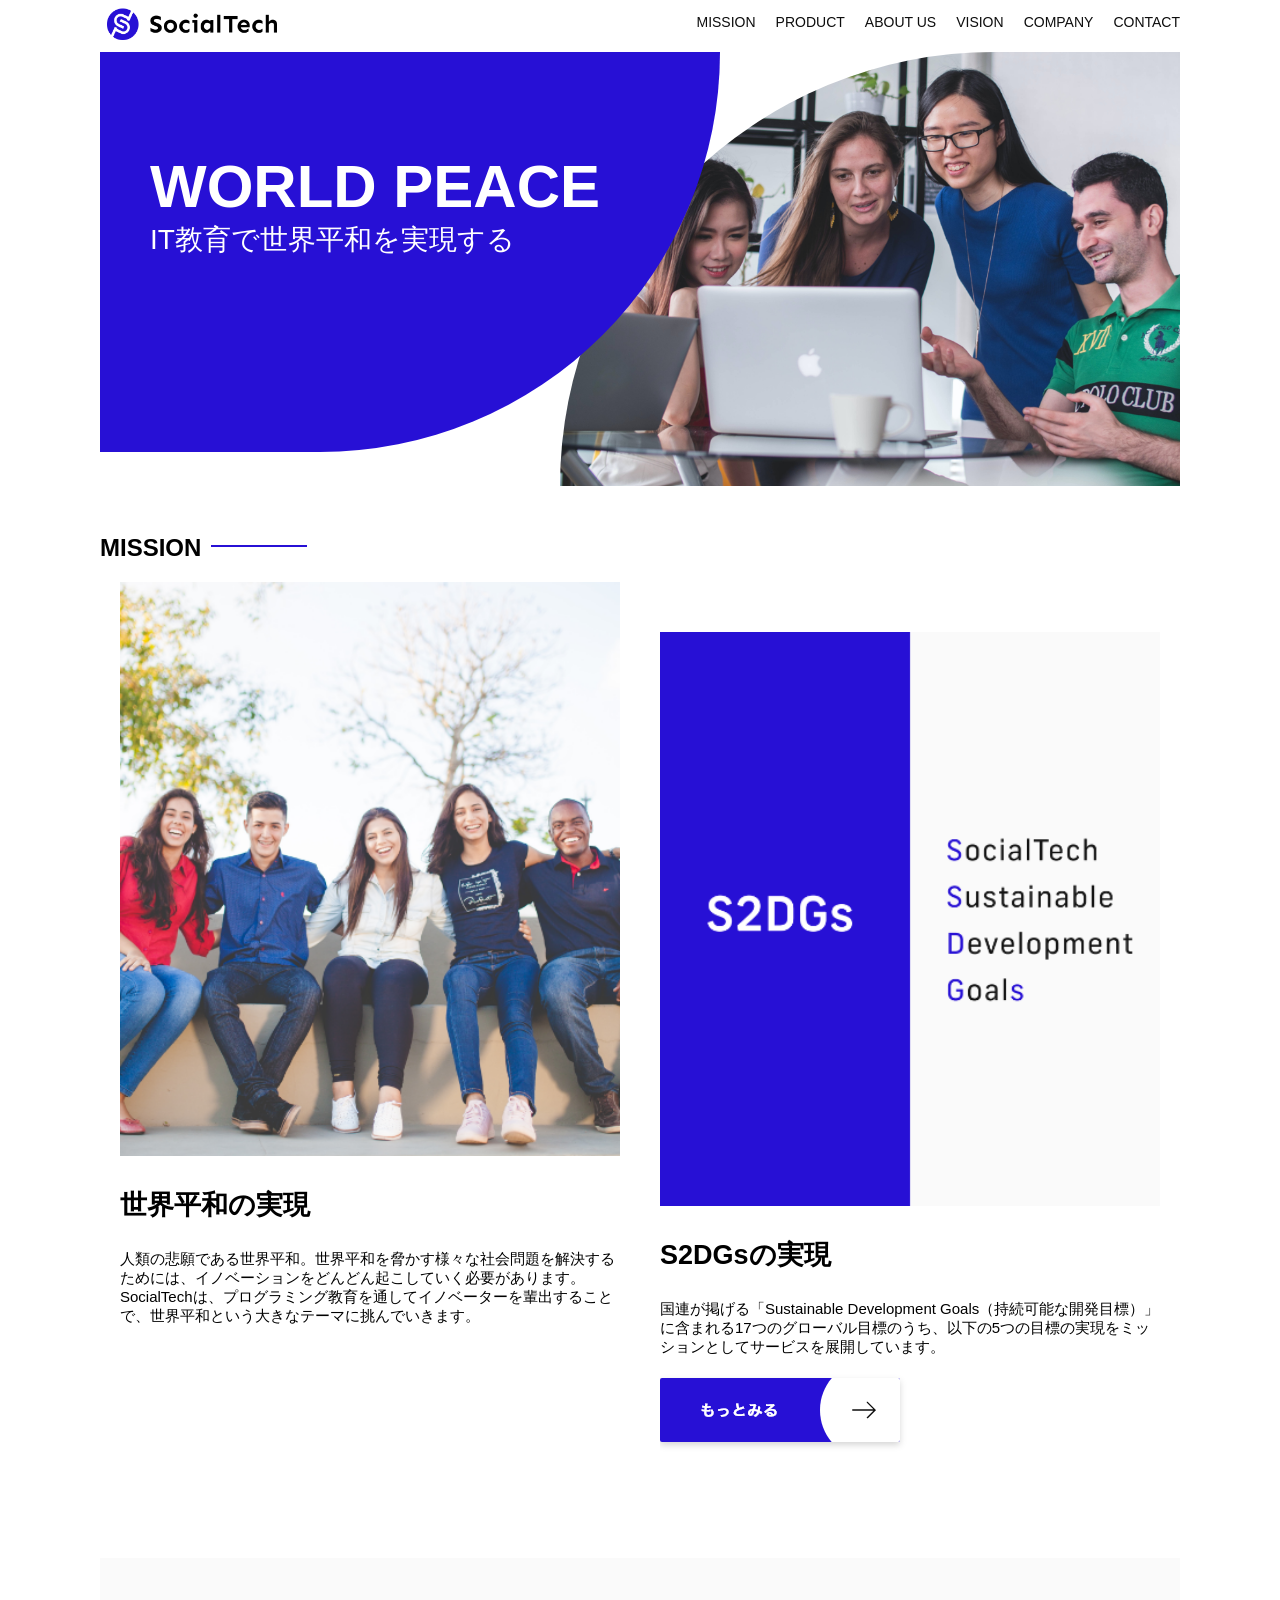
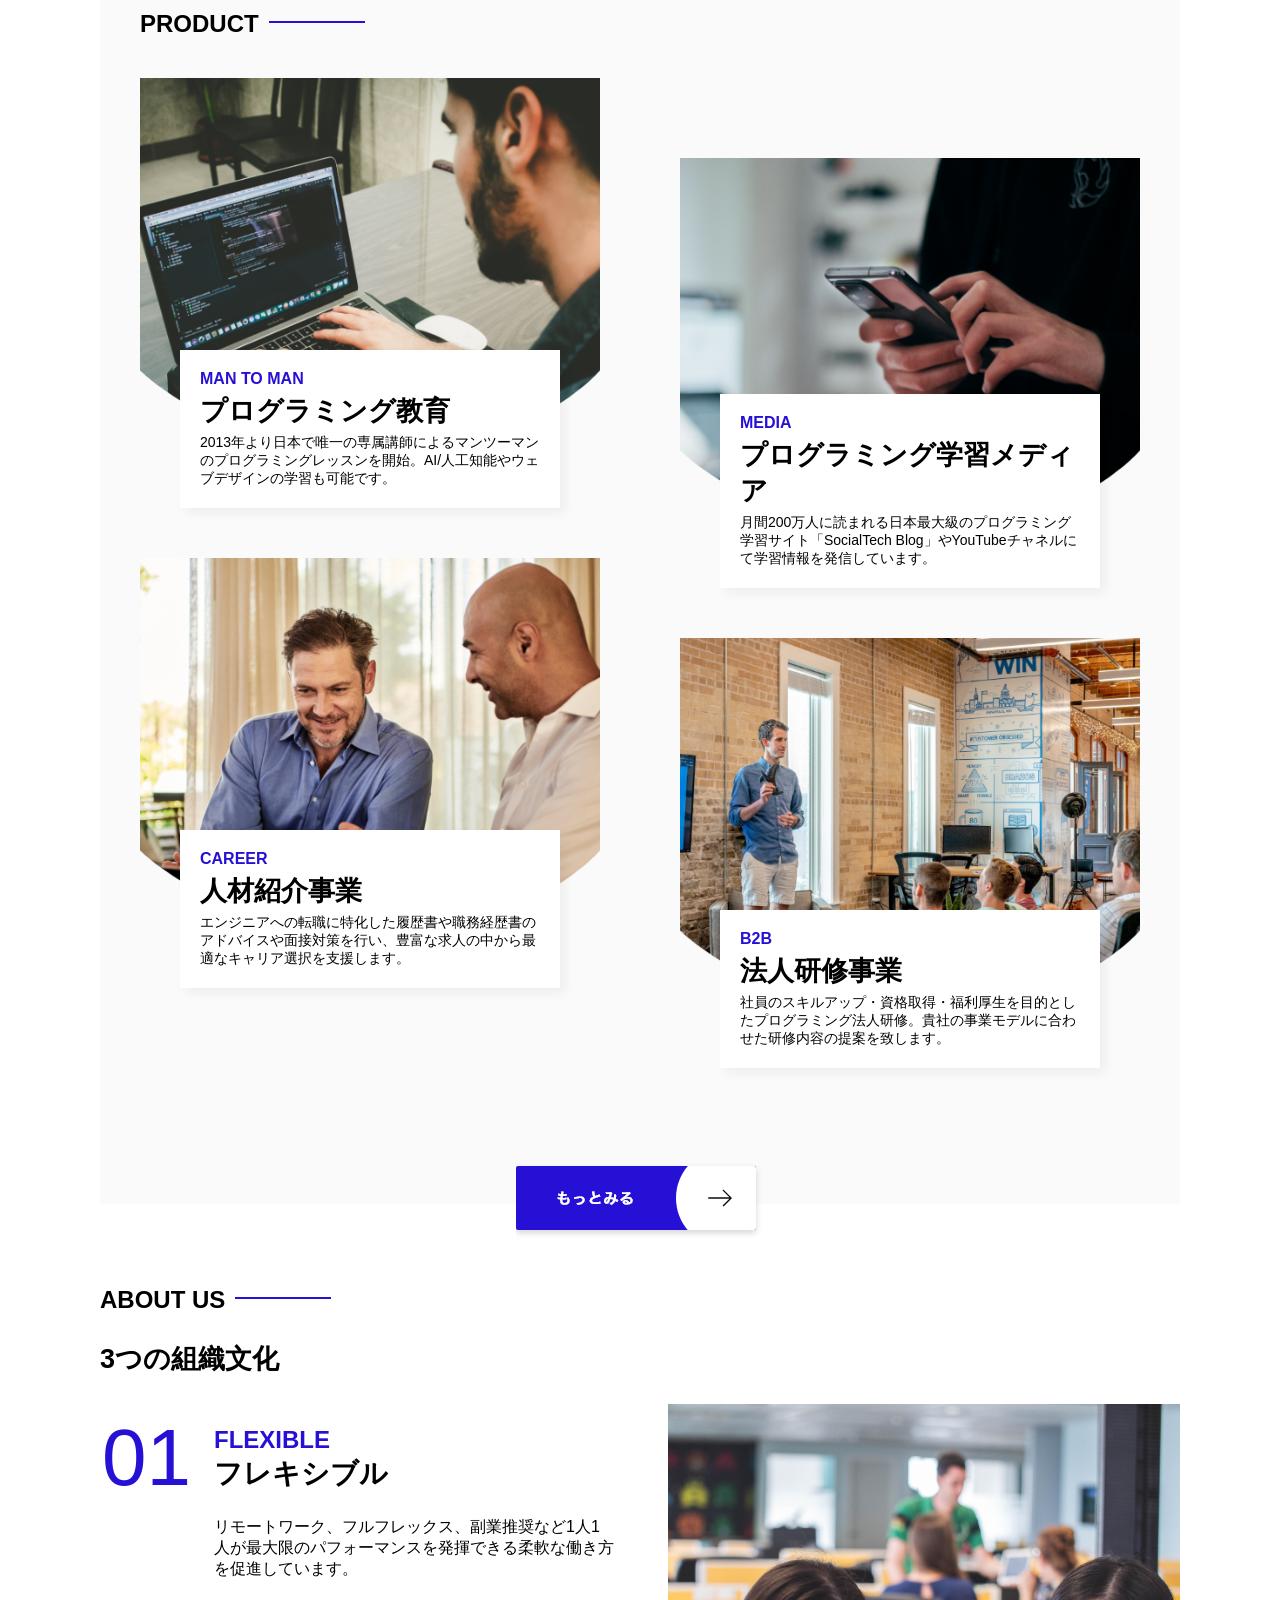
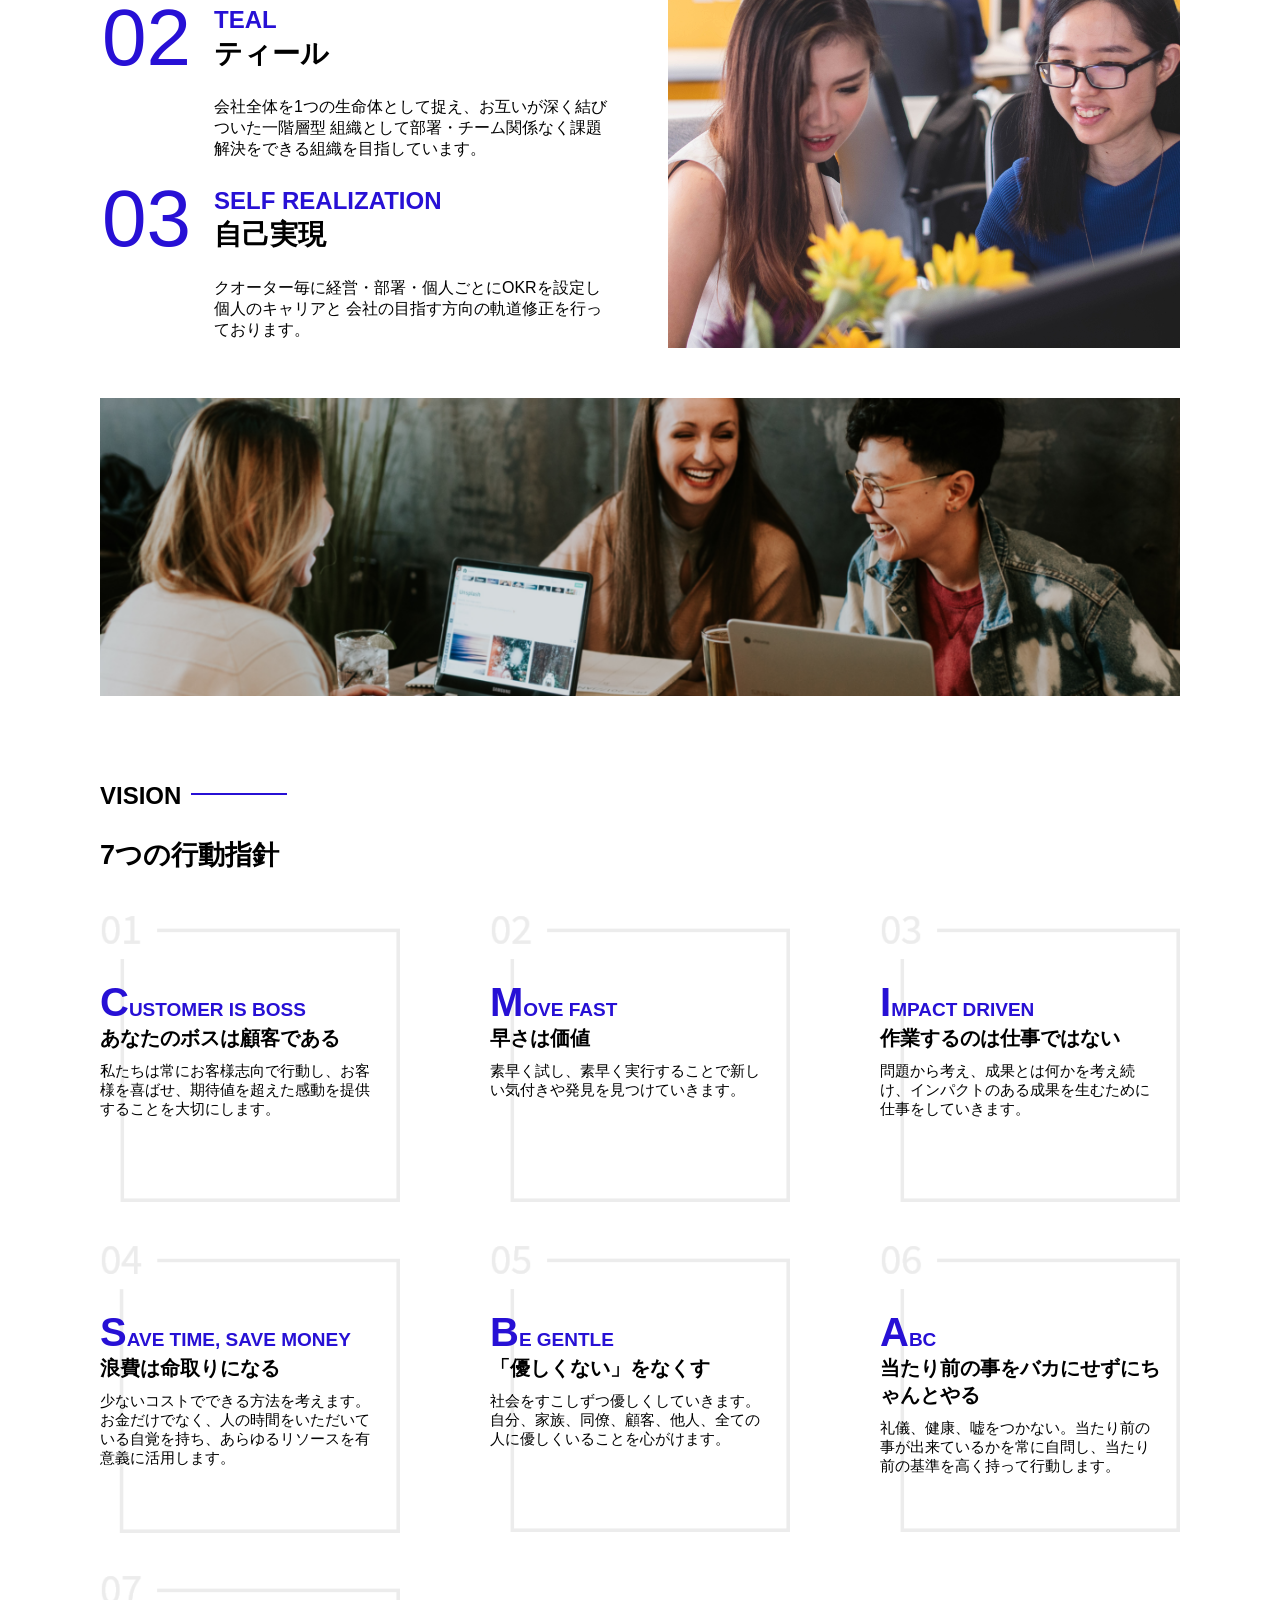
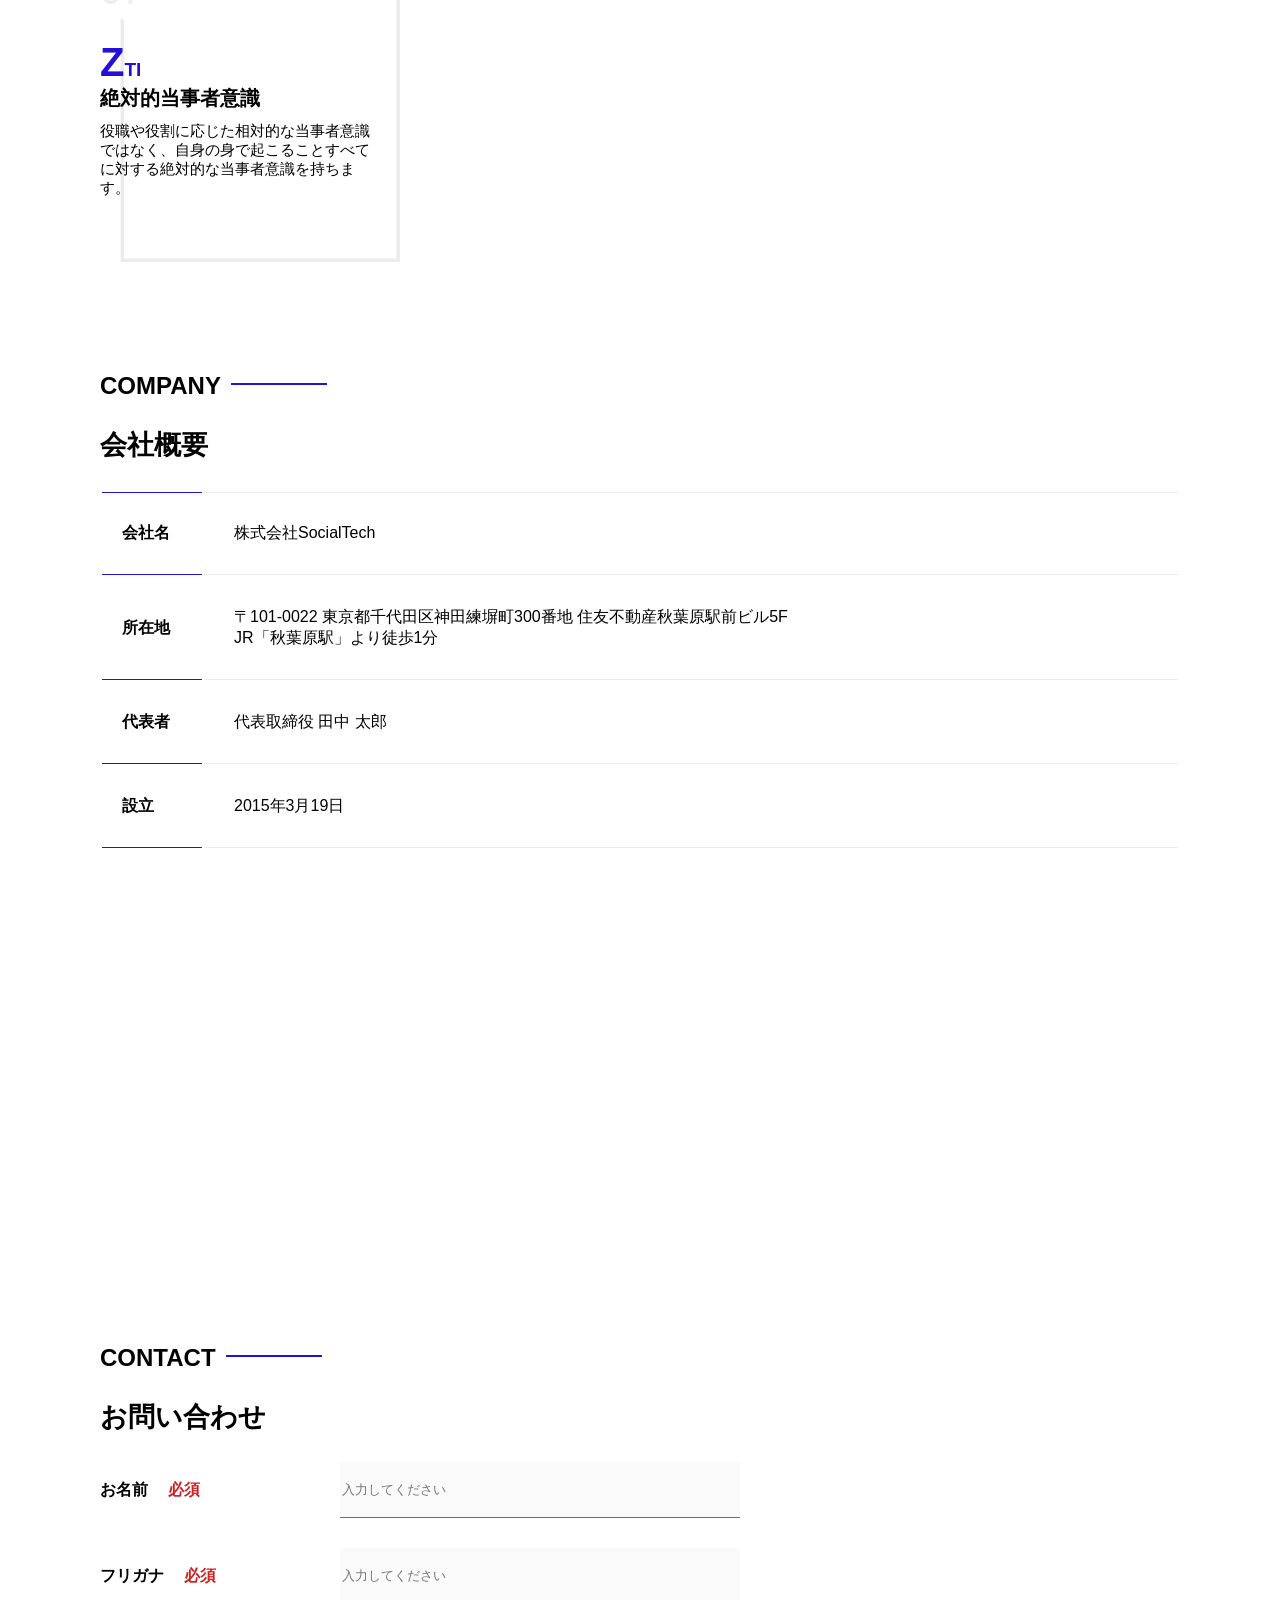
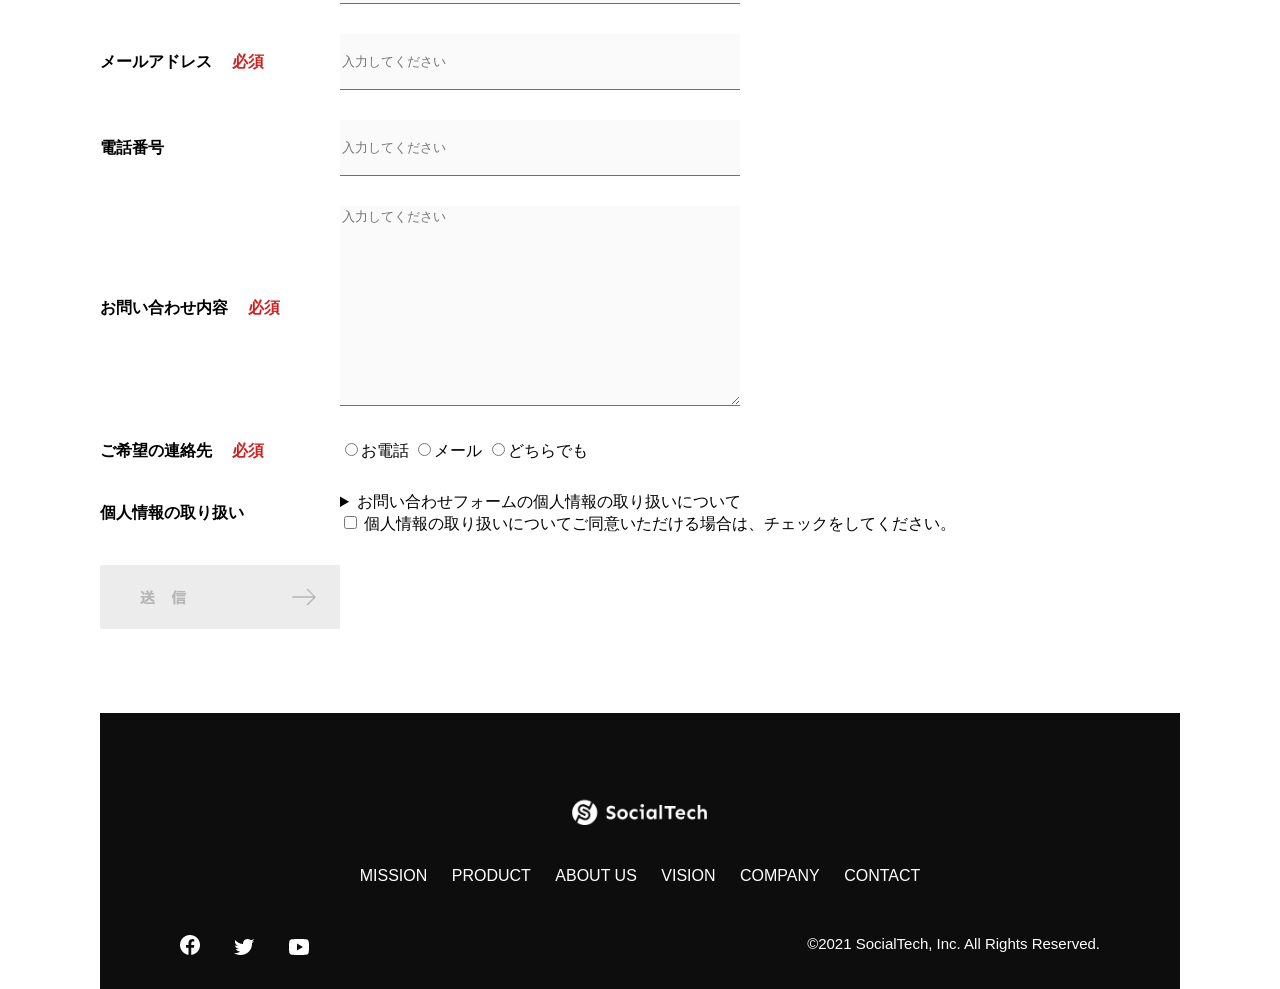
<file: index.html>
<!DOCTYPE html>
<html>

<head>
  <title>SocialTech</title>
  <meta charset="utf-8">
  <meta name="description" content="SocialTechはEdTech業界のリーディングカンパニーを目指します。">
  <meta name="viewport" content="width=device-width, initial-scale=1.0">
  <link rel="stylesheet" href="style.css">
</head>

<body>
  <!-- ヘッダー -->
  <header>
    <!--  ロゴ -->
    <a href="index.html" id="logo">
      <img src="images/logo.png" alt="トップページに戻る">
    </a>
    <!-- PC用ナビゲーション -->
    <nav id="nav-pc">
      <ul>
        <li><a href="mission.html">MISSION</a></li>
        <li><a href="product.html">PRODUCT</a></li>
        <li><a href="index.html#aboutus">ABOUT US</a></li>
        <li><a href="index.html#vision">VISION</a></li>
        <li><a href="index.html#company">COMPANY</a></li>
        <li><a href="index.html#contact">CONTACT</a></li>
      </ul>
    </nav>
    <!-- スマホ用メニューボタン -->
    <button id="menu-sp" onclick="document.getElementById('nav-sp').style.display = 'block'">
      <img src="images/button-menu.png" alt="ナビゲーションを開く">
    </button>
    <!-- スマホ用ナビゲーション -->
    <div id="nav-sp">
      <button id="close" onclick="document.getElementById('nav-sp').style.display = 'none'">
        <img src="images/button-close.png" alt="ナビゲーションを閉じる">
      </button>

      <nav>
        <ul>
          <li>
            <a id="logo-sp" href="index.html" onclick="document.getElementById('nav-sp').style.display = 'none'"><img
                src="images/logo-sp.png" alt="トップページに戻る"></a>
          </li>
          <li><a class="menu" href="mission.html"
              onclick="document.getElementById('nav-sp').style.display = 'none'">MISSION</a></li>
          <li><a class="menu" href="product.html"
              onclick="document.getElementById('nav-sp').style.display = 'none'">PRODUCT</a></li>
          <li><a class="menu" href="index.html#aboutus"
              onclick="document.getElementById('nav-sp').style.display = 'none'">ABOUT US</a></li>
          <li><a class="menu" href="index.html#vision"
              onclick="document.getElementById('nav-sp').style.display = 'none'">VISION</a></li>
          <li><a class="menu" href="index.html#company"
              onclick="document.getElementById('nav-sp').style.display = 'none'">COMPANY</a></li>
          <li><a class="menu" href="index.html#contact"
              onclick="document.getElementById('nav-sp').style.display = 'none'">CONTACT</a></li>
        </ul>
      </nav>
      <div id="sns">
        <a href="https://www.facebook.com/sejuku2013">
          <img src="images/button-facebook.png" alt="Facebookのリンク">
        </a>
        <a href="https://twitter.com/samuraijuku">
          <img src="images/button-twitter.png" alt="Twitterのリンク">
        </a>
        <a href="https://www.youtube.com/channel/UCCFOQO5aDK0xXam4cUQXT8g">
          <img src="images/button-youtube.png" alt="YouTubeのリンク">
        </a>
      </div>
    </div>
  </header>
  <main>
    <article>
      <!-- メインビジュアル -->
      <section id="main-visual">
        <div id="main-message">
          <h1>WORLD PEACE</h1>
          <p>IT教育で世界平和を実現する</p>
        </div>
        <img src="images/index/index-main.png" alt="PCの周りに集まる多国籍の仲間たち">
      </section>
      <!-- ミッション -->
      <section id="mission">
        <h2 class="index-h2">MISSION</h2>
        <div id="mission-flex">
          <div>
            <img id="mission-photo" src="images/index/index-mission.png" alt="屋外のベンチで写真を撮影する多国籍の仲間たち">
            <h3>世界平和の実現</h3>
            <p>
              人類の悲願である世界平和。世界平和を脅かす様々な社会問題を解決するためには、イノベーションをどんどん起こしていく必要があります。SocialTechは、プログラミング教育を通してイノベーターを輩出することで、世界平和という大きなテーマに挑んでいきます。
            </p>

          </div>
          <div>
            <img id="s2dgs" src="images/index/s2dgs.png" alt="S2DGs">
            <h3>S2DGsの実現</h3>
            <p>国連が掲げる「Sustainable Development
              Goals（持続可能な開発目標）」に含まれる17つのグローバル目標のうち、以下の5つの目標の実現をミッションとしてサービスを展開しています。</p>
            <a href="mission.html">
              <img src="images/button-more.png" alt="もっとみる">
            </a>
          </div>
        </div>
      </section>
      <!-- プロダクト -->
      <section id="product">
        <h2 class="index-h2">PRODUCT</h2>
        <div class="product-flex">
          <div id="product-left">
            <div>
              <img class="product-photo" src="images/index/index-mantoman.png" alt="PCでコードを書く男性">
              <div class="product-explain">
                <span>MAN TO MAN</span>
                <h3>プログラミング教育</h3>
                <p>2013年より日本で唯一の専属講師によるマンツーマンのプログラミングレッスンを開始。AI/人工知能やウェブデザインの学習も可能です。</p>
              </div>
            </div>
            <div>
              <img class="product-photo" src="images/index/index-career.png" alt="笑顔で話し合う2人の男性">
              <div class="product-explain">
                <span>CAREER</span>
                <h3>人材紹介事業</h3>
                <p>エンジニアへの転職に特化した履歴書や職務経歴書のアドバイスや面接対策を行い、豊富な求人の中から最適なキャリア選択を支援します。</p>
              </div>
            </div>
          </div>
          <div id="product-right">
            <div>
              <img class="product-photo" src="images/index/index-media.png" alt="スマートフォンを操作する人">
              <div class="product-explain">
                <span>MEDIA</span>
                <h3>プログラミング学習メディア</h3>
                <p>月間200万人に読まれる日本最大級のプログラミング学習サイト「SocialTech
                  Blog」やYouTubeチャネルにて学習情報を発信しています。</p>
              </div>
            </div>
            <div>
              <img class="product-photo" src="images/index/index-b2b.png" alt="講演中の男性とそれを聴く人々">
              <div class="product-explain">
                <span>B2B</span>
                <h3>法人研修事業</h3>
                <p>社員のスキルアップ・資格取得・福利厚生を目的としたプログラミング法人研修。貴社の事業モデルに合わせた研修内容の提案を致します。</p>
              </div>
            </div>
          </div>
        </div>
        <div id="product-more">
          <a href="product.html">
            <img src="images/button-more.png" alt="もっとみる">
          </a>
        </div>
      </section>
      <!-- ABOUT US -->
      <section id="aboutus">
        <h2 class="index-h2">ABOUT US</h2>
        <h3>3つの組織文化</h3>
        <div>
          <table class="culture-table">
            <tr>
              <td class="culture-num">01</td>
              <th><span class="culture-en">FLEXIBLE</span><br>フレキシブル</th>
            </tr>
            <tr>
              <td>
                <!-- 空のセル -->
              </td>
              <td class="culture-description">リモートワーク、フルフレックス、副業推奨など1人1人が最大限のパフォーマンスを発揮できる柔軟な働き方を促進しています。</td>
            </tr>
            <tr>
              <td class="culture-num">02</td>
              <th><span class="culture-en">TEAL</span><br>ティール</th>
            </tr>
            <tr>
              <td>
                <!-- 空のセル -->
              </td>
              <td class="culture-description">会社全体を1つの生命体として捉え、お互いが深く結びついた一階層型 組織として部署・チーム関係なく課題解決をできる組織を目指しています。</td>
            </tr>
            <tr>
              <td class="culture-num">03</td>
              <th><span class="culture-en">SELF REALIZATION</span><br>自己実現</th>
            </tr>
            <tr>
              <td>
                <!-- 空のセル -->
              </td>
              <td class="culture-description">クオーター毎に経営・部署・個人ごとにOKRを設定し個人のキャリアと 会社の目指す方向の軌道修正を行っております。</td>
            </tr>
          </table>
          <img class="culture-img" src="images/index/index-aboutus1.png" alt="笑顔で話し合う2人の女性">
        </div>
        <img class="culture-img2" src="images/index/index-aboutus2.png" alt="笑顔で話し合う3人の男女">
      </section>
      <!-- VISION -->
      <section id="vision">
        <h2 class="index-h2">VISION</h2>
        <h3>7つの行動指針</h3>
        <div>
          <div class="vision-box">
            <img src="images/index/vision-01.png" alt="01">
            <div>
              <h4>CUSTOMER IS BOSS</h4>
              <h5>あなたのボスは顧客である</h5>
              <p>私たちは常にお客様志向で行動し、お客様を喜ばせ、期待値を超えた感動を提供することを大切にします。</p>
            </div>
          </div>
          <div class="vision-box">
            <img src="images/index/vision-02.png" alt="02">
            <div>
              <h4>MOVE FAST</h4>
              <h5>早さは価値</h5>
              <p>素早く試し、素早く実行することで新しい気付きや発見を見つけていきます。</p>
            </div>
          </div>
          <div class="vision-box">
            <img src="images/index/vision-03.png" alt="03">
            <div>
              <h4>IMPACT DRIVEN</h4>
              <h5>作業するのは仕事ではない</h5>
              <p>問題から考え、成果とは何かを考え続け、インパクトのある成果を生むために仕事をしていきます。</p>
            </div>
          </div>
          <div class="vision-box">
            <img src="images/index/vision-04.png" alt="04">
            <div>
              <h4>SAVE TIME, SAVE MONEY</h4>
              <h5>浪費は命取りになる</h5>
              <p>少ないコストでできる方法を考えます。お金だけでなく、人の時間をいただいている自覚を持ち、あらゆるリソースを有意義に活用します。</p>
            </div>
          </div>
          <div class="vision-box">
            <img src="images/index/vision-05.png" alt="05">
            <div>
              <h4>BE GENTLE</h4>
              <h5>「優しくない」をなくす</h5>
              <p>社会をすこしずつ優しくしていきます。自分、家族、同僚、顧客、他人、全ての人に優しくいることを心がけます。</p>
            </div>
          </div>
          <div class="vision-box">
            <img src="images/index/vision-06.png" alt="06">
            <div>
              <h4>ABC</h4>
              <h5>当たり前の事をバカにせずにちゃんとやる</h5>
              <p>礼儀、健康、嘘をつかない。当たり前の事が出来ているかを常に自問し、当たり前の基準を高く持って行動します。</p>
            </div>
          </div>
          <div class="vision-box">
            <img src="images/index/vision-07.png" alt="07">
            <div>
              <h4>ZTI</h4>
              <h5>絶対的当事者意識</h5>
              <p>役職や役割に応じた相対的な当事者意識ではなく、自身の身で起こることすべてに対する絶対的な当事者意識を持ちます。</p>
            </div>
          </div>
        </div>
      </section>
      <!-- COMPANY -->
      <section id="company">
        <h2 class="index-h2">COMPANY</h2>
        <h3>会社概要</h3>
        <table id="company-table">
          <tr>
            <th class="tableheader tableheader-first">会社名</th>
            <td class="cell cell-first">株式会社SocialTech</td>
          </tr>
          <tr>
            <th class="tableheader">所在地</th>
            <td class="cell">〒101-0022 東京都千代田区神田練塀町300番地 住友不動産秋葉原駅前ビル5F<br>JR「秋葉原駅」より徒歩1分</td>
          </tr>
          <tr>
            <th class="tableheader">代表者</th>
            <td class="cell">代表取締役 田中 太郎</td>
          </tr>
          <tr>
            <th class="tableheader">設立</th>
            <td class="cell">2015年3月19日</td>
          </tr>

        </table>
        <iframe
          src="https://www.google.com/maps/embed?pb=!1m18!1m12!1m3!1d3240.0688551336807!2d139.7720776771055!3d35.69992317258124!2m3!1f0!2f0!3f0!3m2!1i1024!2i768!4f13.1!3m3!1m2!1s0x60188fee13660e23%3A0x77137876edf742ac!2z5L2P5Y-L5LiN5YuV55Sj56eL6JGJ5Y6f6aeF5YmN44OT44Or!5e0!3m2!1sja!2sjp!4v1704858013291!5m2!1sja!2sjp"
          style="border: 0" allowfullscreen="" loading="lazy">
        </iframe>
      </section>
      <!-- お問い合わせフォーム -->
      <section id="contact">
        <h2 class="index-h2">CONTACT</h2>
        <h3>お問い合わせ</h3>
        <form>
          <div>
            <div class="contact-heading">
              <label class="contact-label">お名前<span class="contact-span">必須</span></label>
            </div>
            <div>
              <input type="text" name="name" placeholder="入力してください" class="contact-textbox">
            </div>
          </div>
          <div>
            <div class="contact-heading">
              <label class="contact-label">フリガナ<span class="contact-span">必須</span></label>
            </div>
            <div>
              <input type="text" name="hurigana" placeholder="入力してください" class="contact-textbox">
            </div>
          </div>
          <div>
            <div class="contact-heading">
              <label class="contact-label">メールアドレス<span class="contact-span">必須</span></label>
            </div>
            <div>
              <input type="text" name="email" placeholder="入力してください" class="contact-textbox">
            </div>
          </div>
          <div>
            <div class="contact-heading">
              <label class="contact-label">電話番号</label>
            </div>
            <div>
              <input type="text" name="tel" placeholder="入力してください" class="contact-textbox">
            </div>
          </div>
          <div>
            <div class="contact-heading">
              <label class="contact-label">お問い合わせ内容<span class="contact-span">必須</span></label>
            </div>
            <div>
              <textarea class="contact-textarea" placeholder="入力してください" name="message"></textarea>
            </div>
          </div>
          <div>
            <div class="contact-heading">
              <label class="contact-label">ご希望の連絡先<span class="contact-span">必須</span></label>
            </div>
            <div>
              <input class="radiobutton" type="radio" value="tel" name="contact" hecked><label>お電話</label>
              <input class="radiobutton" type="radio" value="mail" name="contact"><label>メール</label>
              <input class="radiobutton" type="radio" value="both" name="contact"><label>どちらでも</label>
            </div>
          </div>
          <div>
            <div class="contact-heading">
              <label class="contact-label">個人情報の取り扱い</label>
            </div>
            <div>
              <details>
                <summary>お問い合わせフォームの個人情報の取り扱いについて</summary>
                <div>
                  <dl>
                    <dt>１．組織の名称又は氏名</dt>
                    <dd>株式会社SocialTech</dd>
                    <dt>２．個人情報保護管理者（若しくはその代理人）の氏名又は職名、所属及び連絡先</dt>
                    <dd>
                      <p>鈴木 一郎 コーポレート部</p>
                      <p>メールアドレス：samurai@example.com</p>
                      <p>TEL：03-1234-5678</p>
                    </dd>
                    <dt>３．個人情報の利用目的</dt>
                    <dd>
                      <ul>
                        <li>・本サービス及び本サービスに関連する情報の提供又はそれらに関する連絡のため</li>
                        <li>・ユーザーの本人確認のため</li>
                        <li>・当社サービスのご案内のため</li>
                        <li>・当社の商品等の広告または宣伝（電子メールによるものを含むものとします。）</li>
                      </ul>
                    </dd>
                    <dt>４．個人情報の取り扱い業務の委託</dt>
                    <dd>
                      個人情報の取扱業務の全部または一部を外部に業務委託する場合があります。その際、弊社は、個人情報を適切に保護できる管理体制を敷き実行していることを条件として委託先を厳選したうえで、機密保持契約を委託先と締結し、お客様の個人情報を厳密に管理させます。
                    </dd>
                    <dt>５．個人情報の開示等の請求</dt>
                    <dd>
                      お客様は、弊社に対してご自身の個人情報の開示等（利用目的の通知、開示、内容の訂正・追加・削除、利用の停止または消去、第三者への提供の停止）に関して、当社問合わせ窓口に申し出ることができます。<br>その際、弊社はお客様ご本人を確認させていただいたうえで、合理的な期間内に対応いたします。<br>なお、個人情報に関する弊社問合わせ先は、次の通りです。
                    </dd>
                    <dd>
                      <p>株式会社SocialTech　個人情報問合せ窓口</p>
                      <p>〒150-0043　東京都千代田区神田練塀町300番地 住友不動産秋葉原駅前ビル5F</p>
                      <p>メールアドレス：samurai@example.com　TEL：03-1234-5678</p>
                    </dd>
                    <dt>６．個人情報を提供されることの任意性について</dt>
                    <dd>お客様がご自身の個人情報を弊社に提供されるか否かは、お客様のご判断によりますが、もしご提供されない場合には、適切なサービスが提供できない場合がありますので予めご了承ください。</dd>
                  </dl>
                </div>
              </details>
              <input type="checkbox" name="agree">
              <span>個人情報の取り扱いについてご同意いただける場合は、チェックをしてください。</span>
            </div>
          </div>
          <input type="image" src="images/button-submit.png" alt="送信する">
        </form>
      </section>
    </article>
  </main>

  <footer>
    <div id="footer-logo">
      <img src="images/logo-sp.png" alt="SocialTech">
    </div>
    <div id="footer-link">
      <a href="mission.html">MISSION</a>
      <a href="product.html">PRODUCT</a>
      <a href="index.html#aboutus">ABOUT US</a>
      <a href="index.html#vision">VISION</a>
      <a href="index.html#company">COMPANY</a>
      <a href="index.html#contact">CONTACT</a>
    </div>
    <div id="sns-footer">
      <div class="sns-btns">
        <a href="https://www.facebook.com/sejuku2013"><img src="images/button-facebook.png" alt="Facebookのリンク"></a>
        <a href="https://twitter.com/samuraijuku"><img src="images/button-twitter.png" alt="Twitterのリンク"></a>
        <a href="https://www.youtube.com/channel/UCCFOQO5aDK0xXam4cUQXT8g"><img src="images/button-youtube.png"
            alt="YouTubeのリンク"></a>
      </div>
      <p id="copyright">&copy;2021 SocialTech, Inc. All Rights Reserved.</p>
    </div>
  </footer>
</body>

</html>
</file>
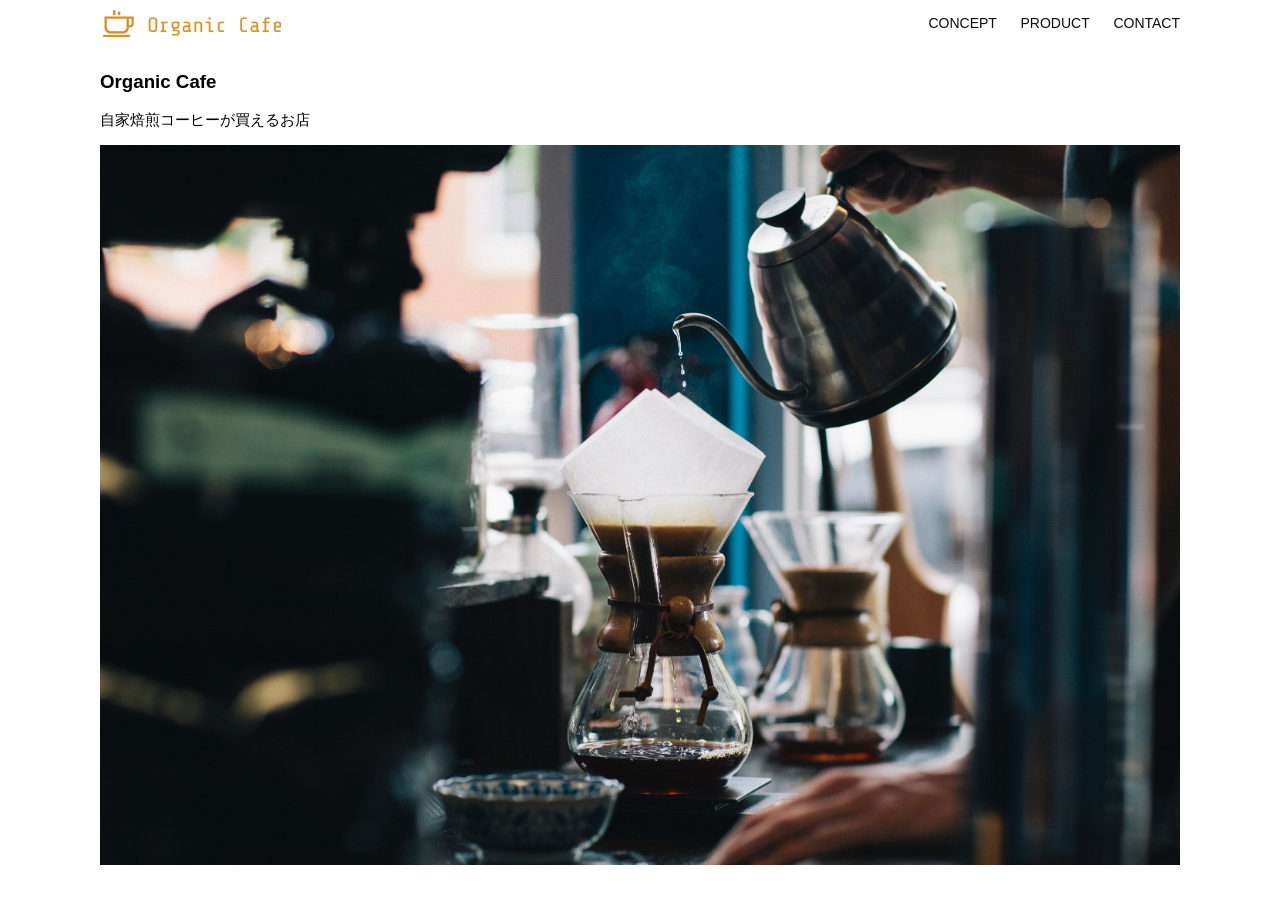
<file: kadai_013/index.html>
<!DOCTYPE html>
<html>

<head>
  <title>Organic Cafe</title>
  <meta charset="UTF-8" />
  <meta name="description" content="自家焙煎のコーヒーがお家で楽しめるOrganic Cafe" />
  <meta name="viewport" content="width=device-width, initial-scale=1.0" />
  <link rel="stylesheet" href="style.css" />
</head>

<body>
  <!-- ヘッダー -->
  <header>
    <!-- ロゴ -->
    <a href="index.html" id="logo"><img src="images/logo.png" alt="トップページに戻る" /></a>

    <!-- PC用ナビゲーション -->
    <nav id="nav-pc">
      <a href="index.html#concept">CONCEPT</a>
      <a href="index.html#product">PRODUCT</a>
      <a href="index.html#contact">CONTACT</a>
    </nav>

    <!-- スマホ用メニューボタン -->
    <img id="menu-sp" src="images/button-menu.png" alt="ナビゲーションを開く"
      onclick="document.getElementById('nav-sp').style.display = 'block'">

    <!-- スマホ用ナビゲーション -->
    <nav id="nav-sp">
      <ul>
        <li>
          <img id="close" src="images/button-close.png" alt="ナビゲーションを閉じる"
            onclick="document.getElementById('nav-sp').style.display = 'none'">
        </li>
        <li>
          <a id="logo-sp" href="index.html" onclick="document.getElementById('nav-sp').style.display = 'none'">
            <img src="images/logo-sp.png" alt="トップページに戻る">
          </a>
        </li>
        <li>
          <a class="menu" href="index.html#concept"
            onclick="document.getElementById('nav-sp').style.display = 'none'">CONCEPT</a>
        </li>
        <li>
          <a class="menu" href="index.html#product"
            onclick="document.getElementById('nav-sp').style.display = 'none'">PRODUCT</a>
        </li>
        <li>
          <a class="menu" href="index.html#contact"
            onclick="document.getElementById('nav-sp').style.display = 'none'">CONTACT</a>
        </li>
      </ul>
    </nav>
  </header>

  <main>
    <article>
      <!-- メインビジュアル -->
      <section id="main-visual">
        <div id="main-message">
          <h1>Organic Cafe</h1>
          <p>自家焙煎コーヒーが買えるお店</p>
        </div>
        <img src="images/main-image.jpg" alt="コーヒーをハンドドリップで淹れる画像" />
      </section>
    </article>
  </main>
</body>

</html>
</file>
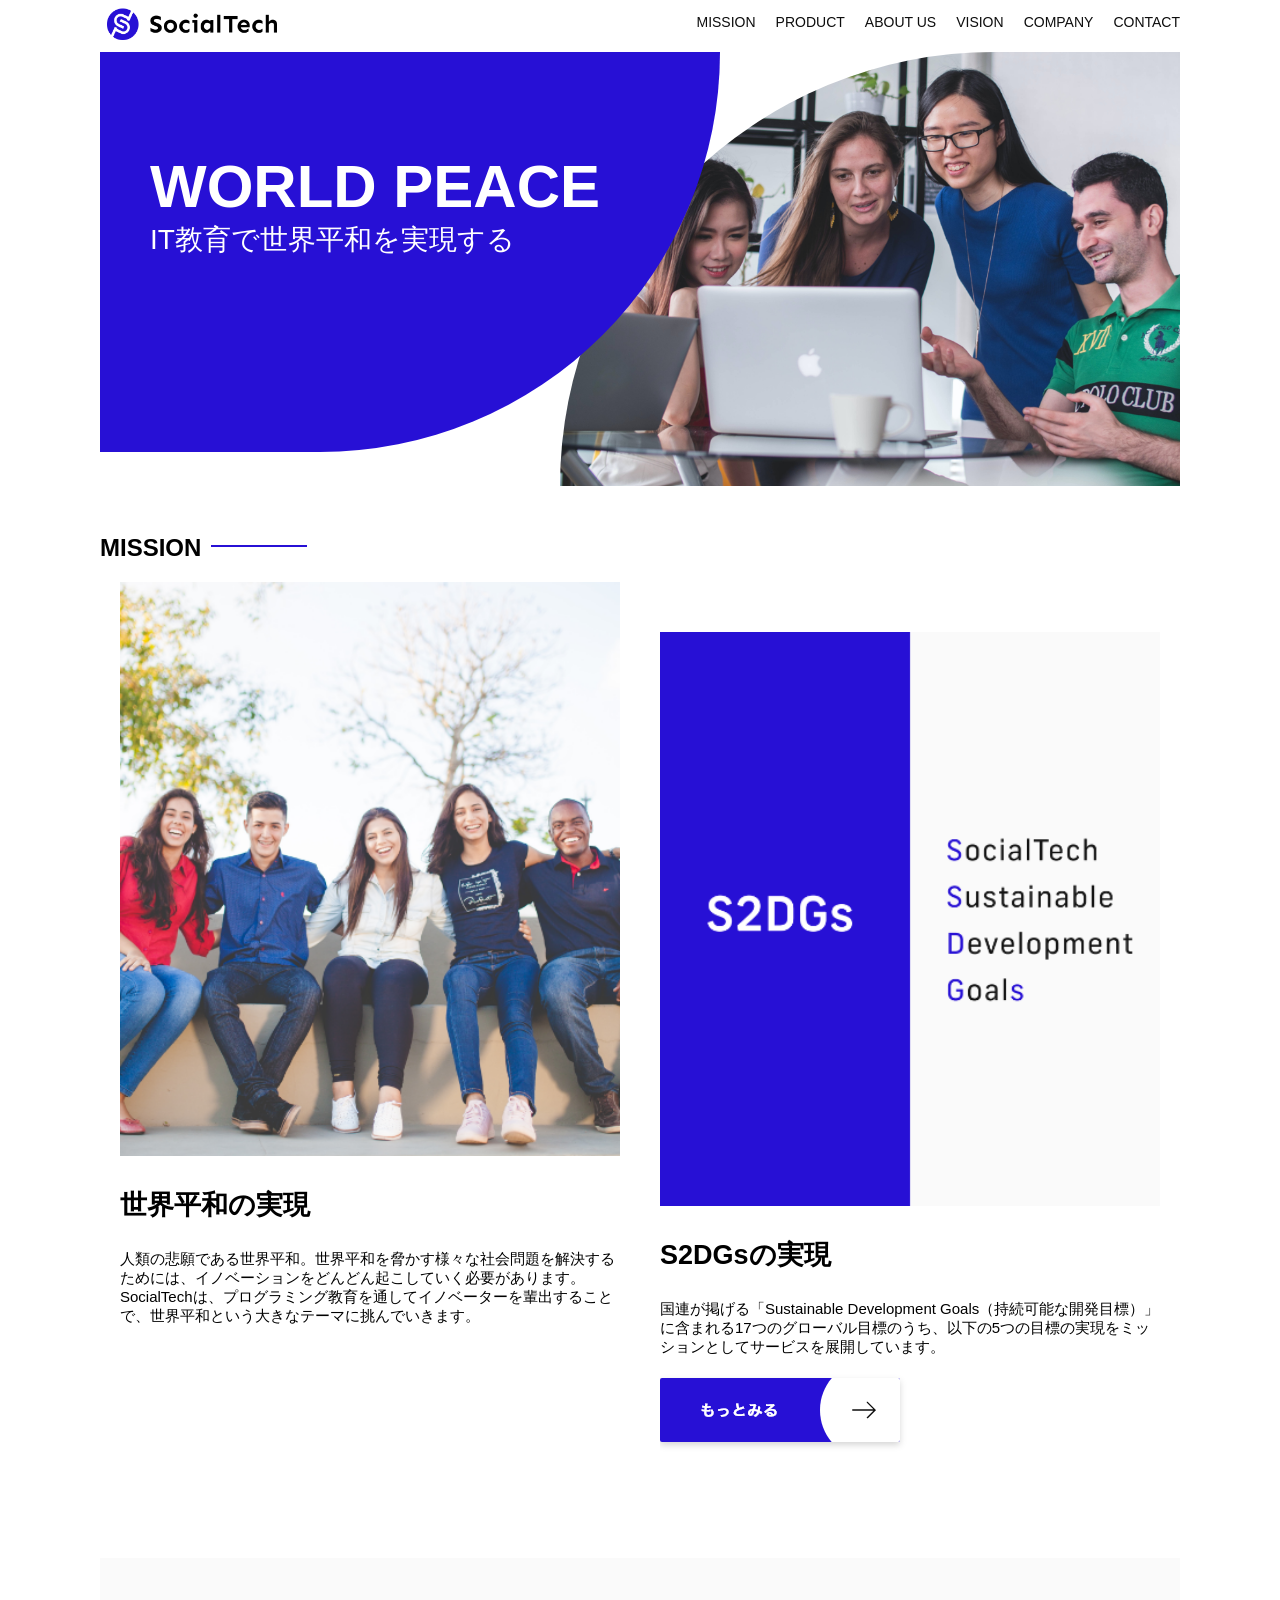
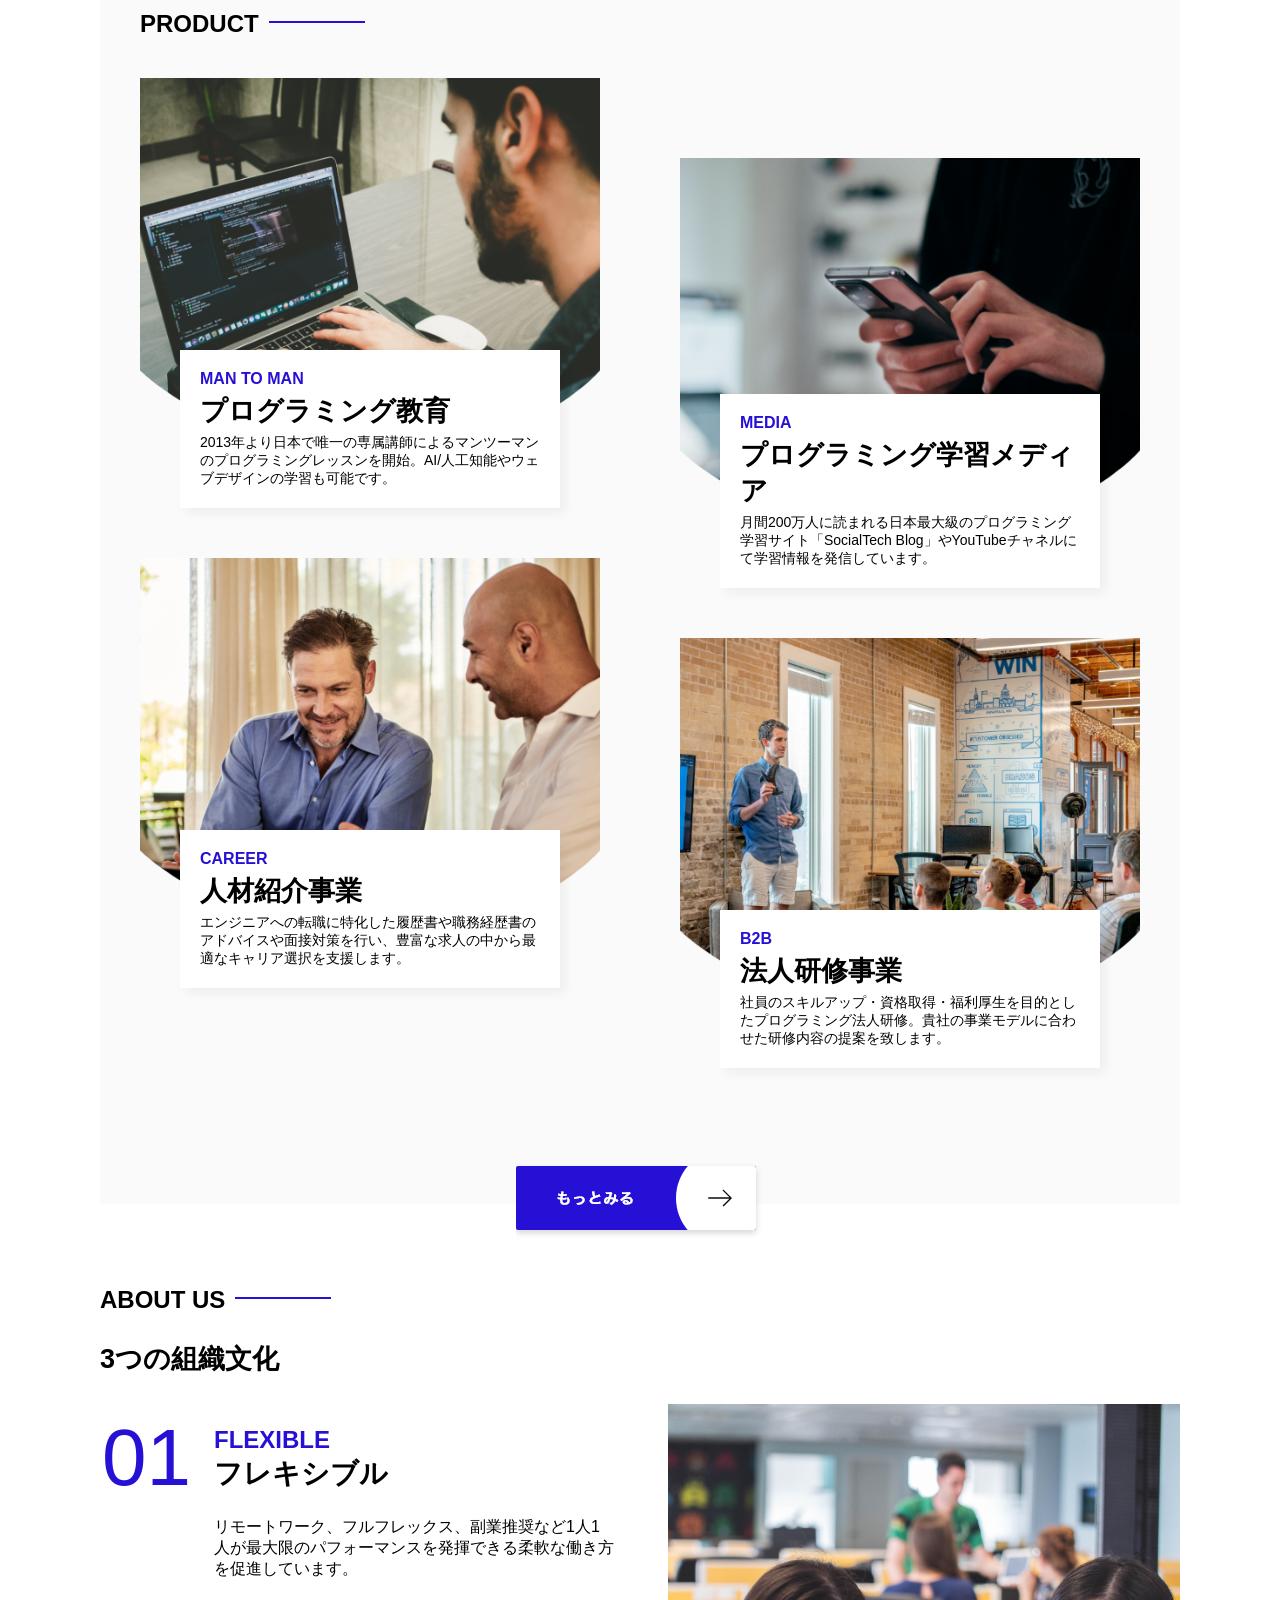
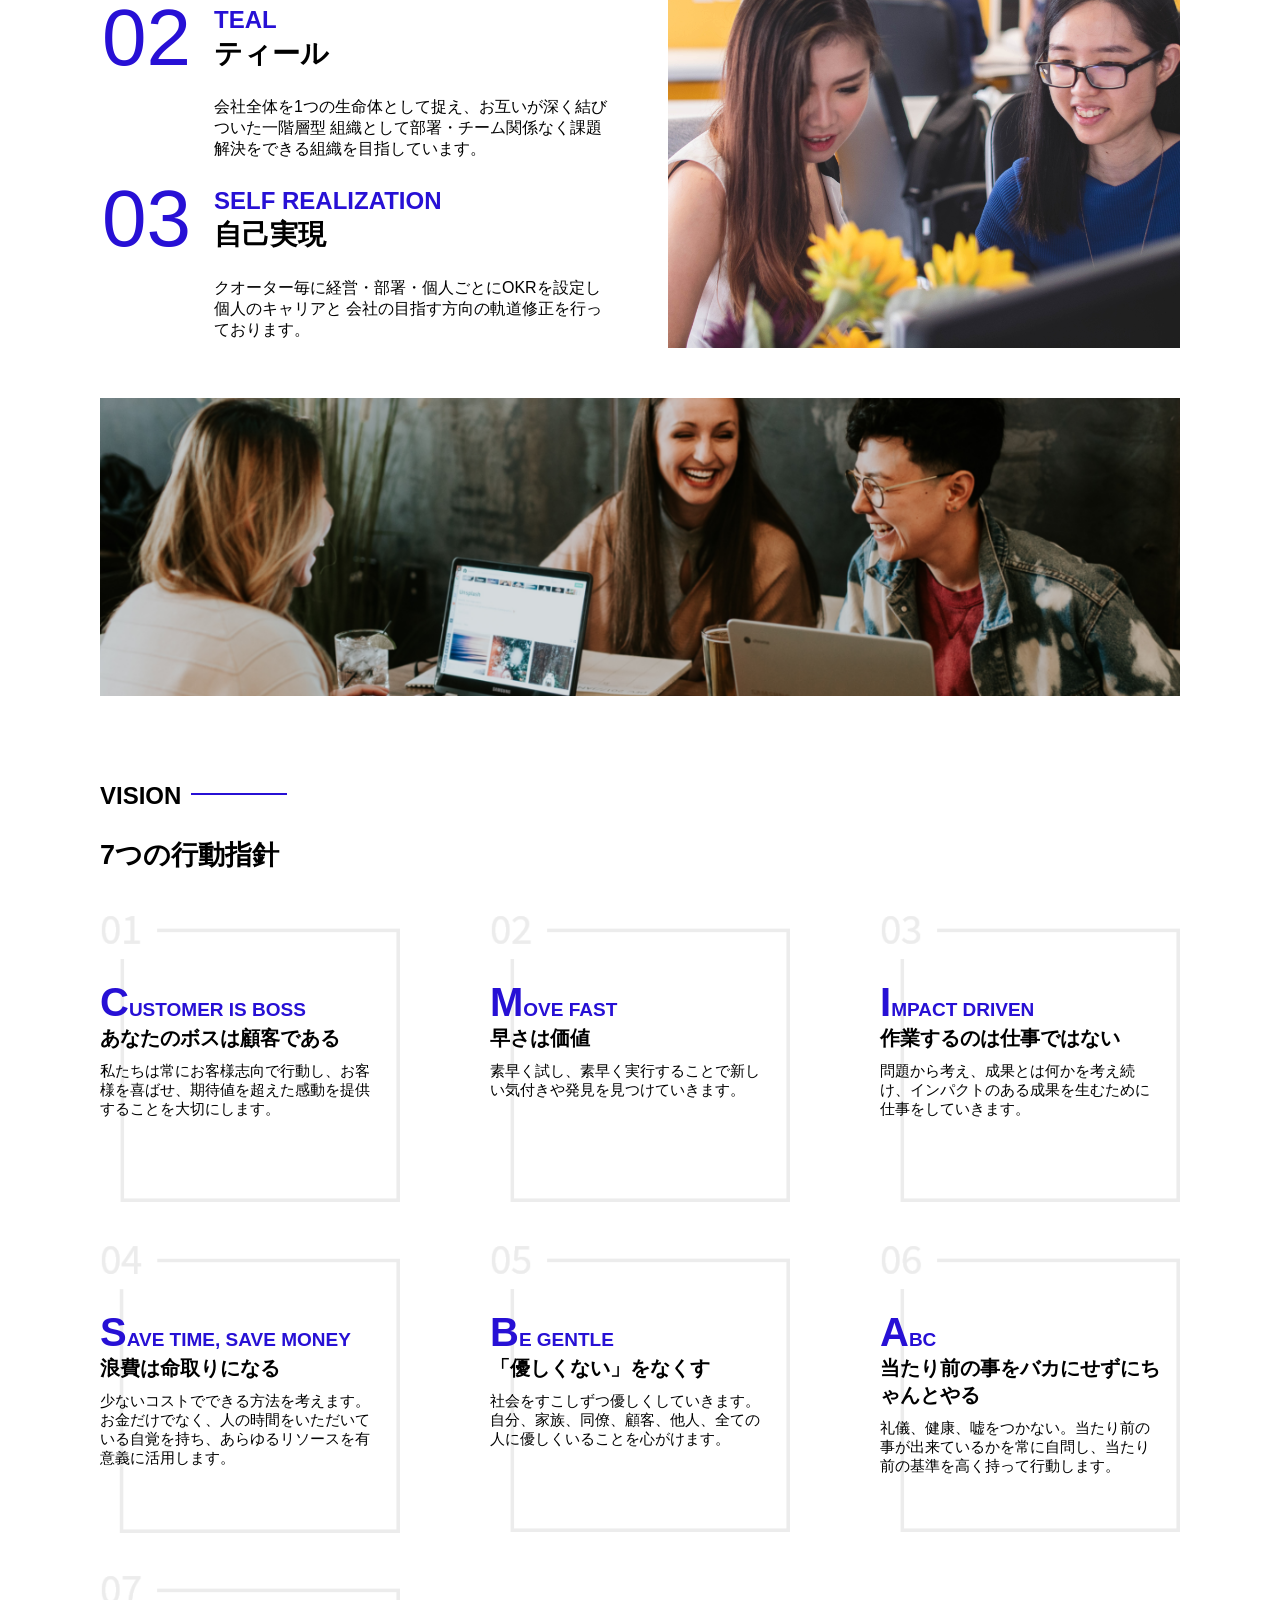
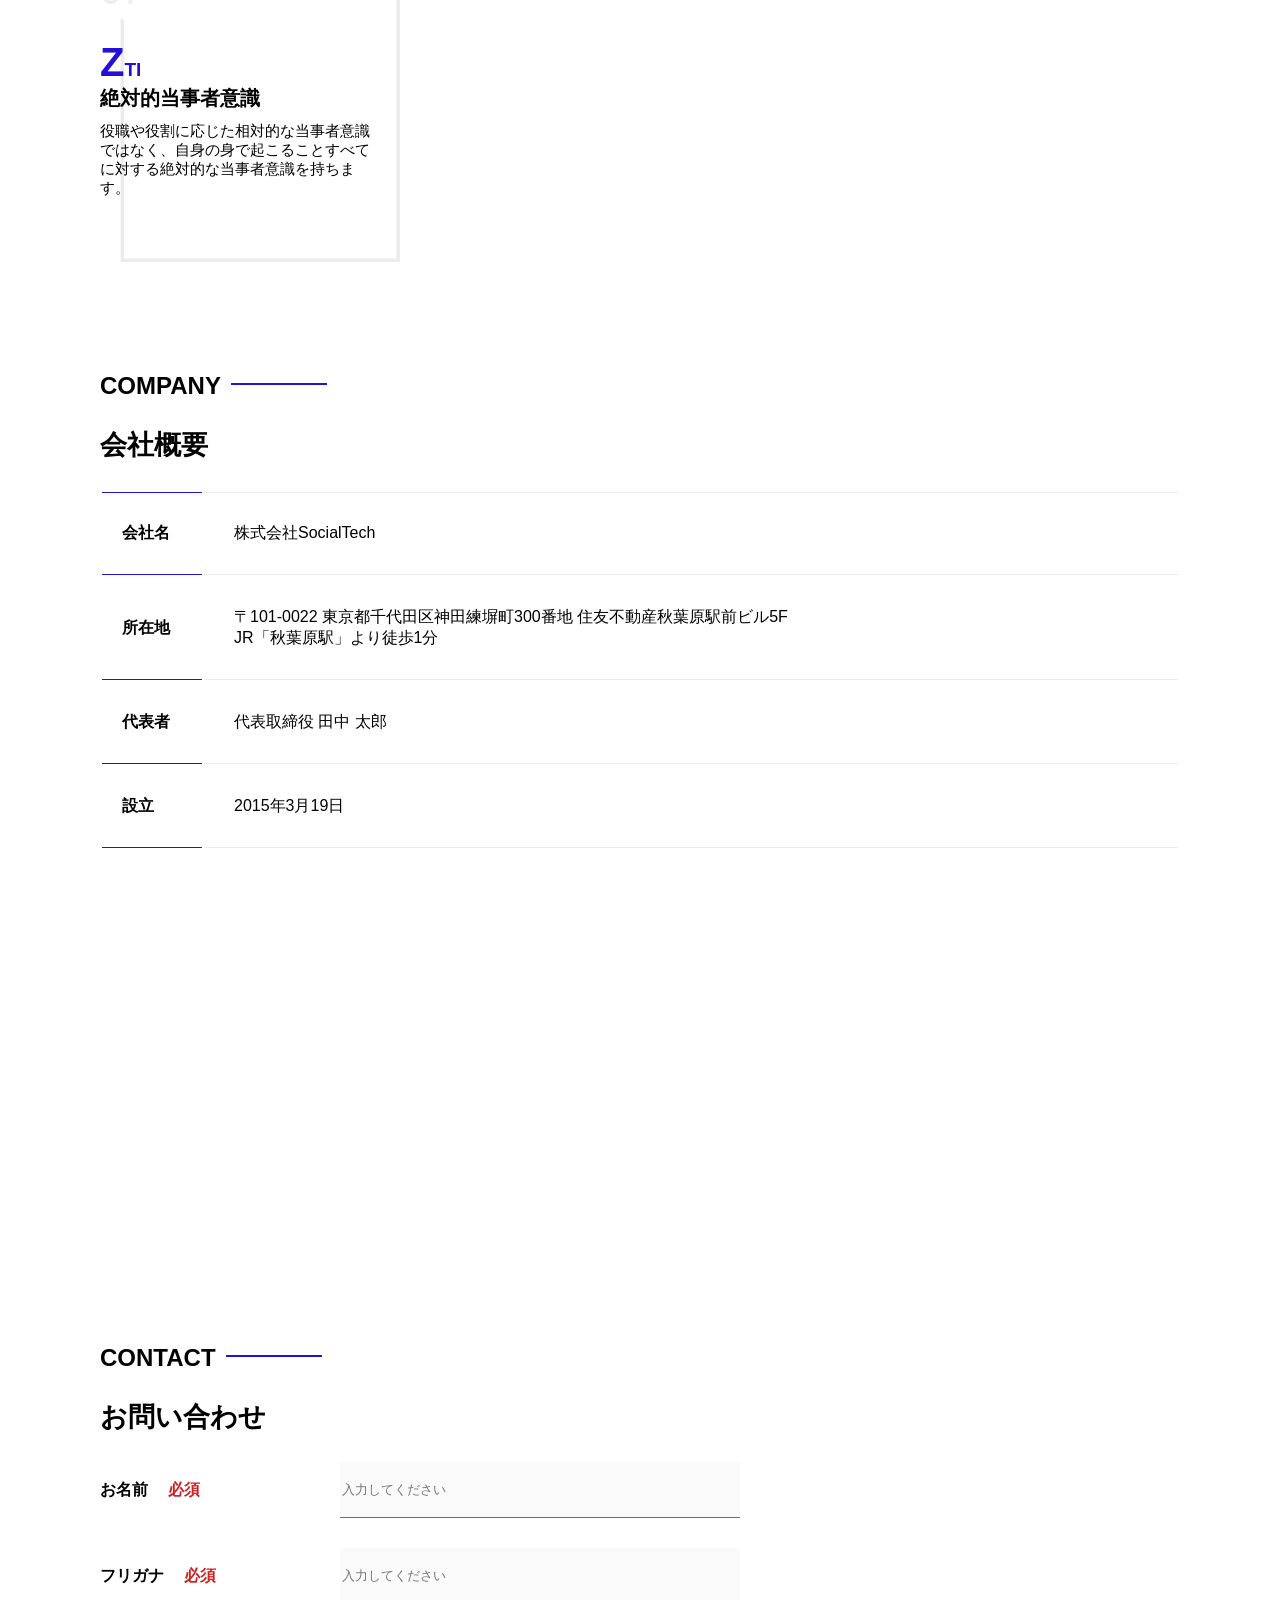
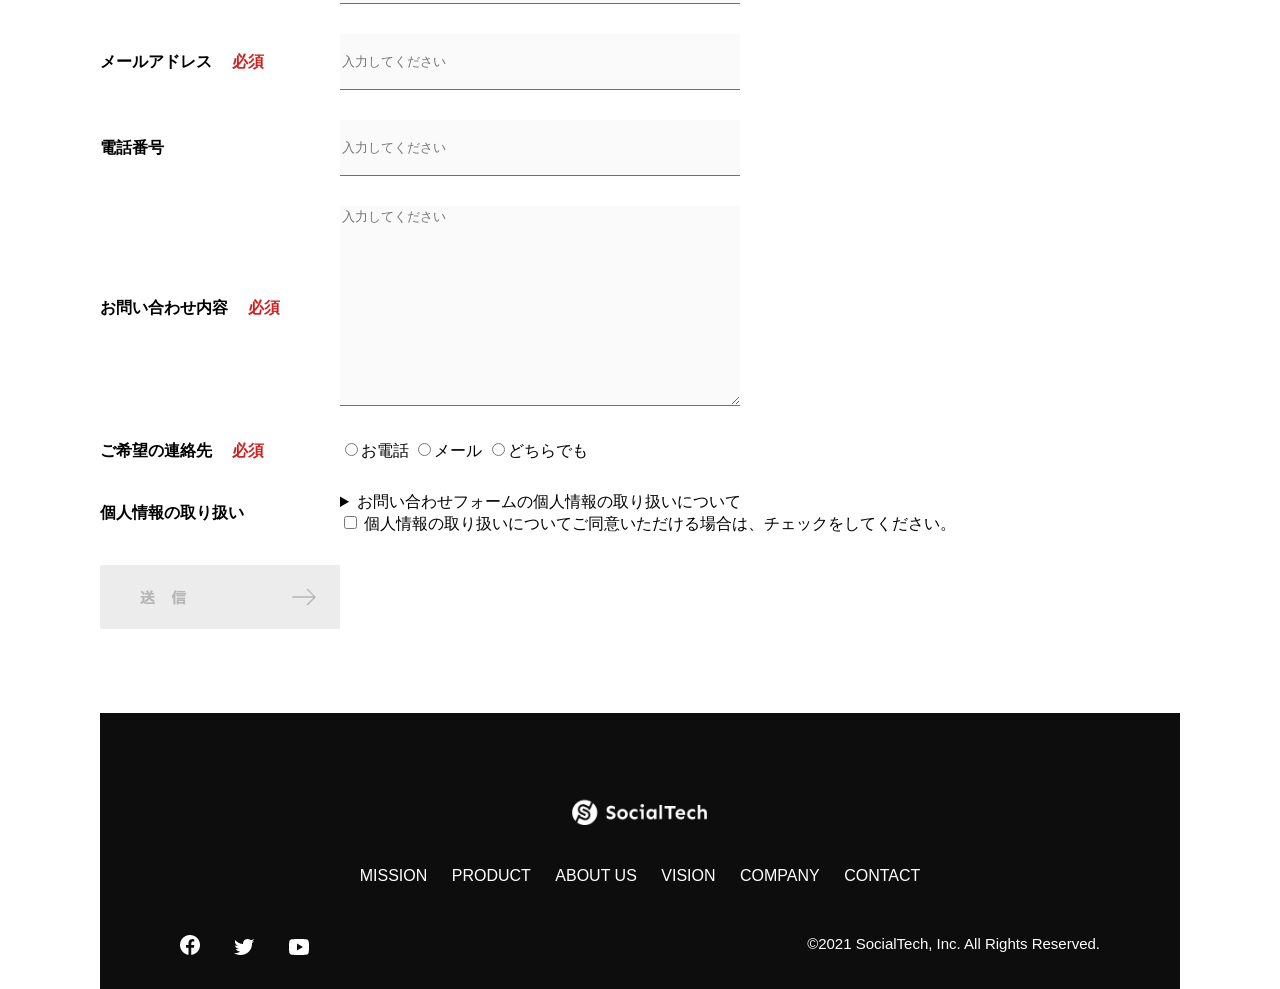
<file: kadai_tutorial_output/index.html>
<!DOCTYPE html>
<html>

<head>
  <title>SocialTech</title>
  <meta charset="utf-8">
  <meta name="description" content="SocialTechはEdTech業界のリーディングカンパニーを目指します。">
  <meta name="viewport" content="width=device-width, initial-scale=1.0">
  <link rel="stylesheet" href="style.css">
</head>

<body>
  <!-- ヘッダー -->
  <header>
    <!--  ロゴ -->
    <a href="index.html" id="logo">
      <img src="images/logo.png" alt="トップページに戻る">
    </a>
    <!-- PC用ナビゲーション -->
    <nav id="nav-pc">
      <ul>
        <li><a href="mission.html">MISSION</a></li>
        <li><a href="product.html">PRODUCT</a></li>
        <li><a href="index.html#aboutus">ABOUT US</a></li>
        <li><a href="index.html#vision">VISION</a></li>
        <li><a href="index.html#company">COMPANY</a></li>
        <li><a href="index.html#contact">CONTACT</a></li>
      </ul>
    </nav>
    <!-- スマホ用メニューボタン -->
    <button id="menu-sp" onclick="document.getElementById('nav-sp').style.display = 'block'">
      <img src="images/button-menu.png" alt="ナビゲーションを開く">
    </button>
    <!-- スマホ用ナビゲーション -->
    <div id="nav-sp">
      <button id="close" onclick="document.getElementById('nav-sp').style.display = 'none'">
        <img src="images/button-close.png" alt="ナビゲーションを閉じる">
      </button>

      <nav>
        <ul>
          <li>
            <a id="logo-sp" href="index.html" onclick="document.getElementById('nav-sp').style.display = 'none'"><img
                src="images/logo-sp.png" alt="トップページに戻る"></a>
          </li>
          <li><a class="menu" href="mission.html"
              onclick="document.getElementById('nav-sp').style.display = 'none'">MISSION</a></li>
          <li><a class="menu" href="product.html"
              onclick="document.getElementById('nav-sp').style.display = 'none'">PRODUCT</a></li>
          <li><a class="menu" href="index.html#aboutus"
              onclick="document.getElementById('nav-sp').style.display = 'none'">ABOUT US</a></li>
          <li><a class="menu" href="index.html#vision"
              onclick="document.getElementById('nav-sp').style.display = 'none'">VISION</a></li>
          <li><a class="menu" href="index.html#company"
              onclick="document.getElementById('nav-sp').style.display = 'none'">COMPANY</a></li>
          <li><a class="menu" href="index.html#contact"
              onclick="document.getElementById('nav-sp').style.display = 'none'">CONTACT</a></li>
        </ul>
      </nav>
      <div id="sns">
        <a href="https://www.facebook.com/sejuku2013">
          <img src="images/button-facebook.png" alt="Facebookのリンク">
        </a>
        <a href="https://twitter.com/samuraijuku">
          <img src="images/button-twitter.png" alt="Twitterのリンク">
        </a>
        <a href="https://www.youtube.com/channel/UCCFOQO5aDK0xXam4cUQXT8g">
          <img src="images/button-youtube.png" alt="YouTubeのリンク">
        </a>
      </div>
    </div>
  </header>
  <main>
    <article>
      <!-- メインビジュアル -->
      <section id="main-visual">
        <div id="main-message">
          <h1>WORLD PEACE</h1>
          <p>IT教育で世界平和を実現する</p>
        </div>
        <img src="images/index/index-main.png" alt="PCの周りに集まる多国籍の仲間たち">
      </section>
      <!-- ミッション -->
      <section id="mission">
        <h2 class="index-h2">MISSION</h2>
        <div id="mission-flex">
          <div>
            <img id="mission-photo" src="images/index/index-mission.png" alt="屋外のベンチで写真を撮影する多国籍の仲間たち">
            <h3>世界平和の実現</h3>
            <p>
              人類の悲願である世界平和。世界平和を脅かす様々な社会問題を解決するためには、イノベーションをどんどん起こしていく必要があります。SocialTechは、プログラミング教育を通してイノベーターを輩出することで、世界平和という大きなテーマに挑んでいきます。
            </p>

          </div>
          <div>
            <img id="s2dgs" src="images/index/s2dgs.png" alt="S2DGs">
            <h3>S2DGsの実現</h3>
            <p>国連が掲げる「Sustainable Development
              Goals（持続可能な開発目標）」に含まれる17つのグローバル目標のうち、以下の5つの目標の実現をミッションとしてサービスを展開しています。</p>
            <a href="mission.html">
              <img src="images/button-more.png" alt="もっとみる">
            </a>
          </div>
        </div>
      </section>
      <!-- プロダクト -->
      <section id="product">
        <h2 class="index-h2">PRODUCT</h2>
        <div class="product-flex">
          <div id="product-left">
            <div>
              <img class="product-photo" src="images/index/index-mantoman.png" alt="PCでコードを書く男性">
              <div class="product-explain">
                <span>MAN TO MAN</span>
                <h3>プログラミング教育</h3>
                <p>2013年より日本で唯一の専属講師によるマンツーマンのプログラミングレッスンを開始。AI/人工知能やウェブデザインの学習も可能です。</p>
              </div>
            </div>
            <div>
              <img class="product-photo" src="images/index/index-career.png" alt="笑顔で話し合う2人の男性">
              <div class="product-explain">
                <span>CAREER</span>
                <h3>人材紹介事業</h3>
                <p>エンジニアへの転職に特化した履歴書や職務経歴書のアドバイスや面接対策を行い、豊富な求人の中から最適なキャリア選択を支援します。</p>
              </div>
            </div>
          </div>
          <div id="product-right">
            <div>
              <img class="product-photo" src="images/index/index-media.png" alt="スマートフォンを操作する人">
              <div class="product-explain">
                <span>MEDIA</span>
                <h3>プログラミング学習メディア</h3>
                <p>月間200万人に読まれる日本最大級のプログラミング学習サイト「SocialTech
                  Blog」やYouTubeチャネルにて学習情報を発信しています。</p>
              </div>
            </div>
            <div>
              <img class="product-photo" src="images/index/index-b2b.png" alt="講演中の男性とそれを聴く人々">
              <div class="product-explain">
                <span>B2B</span>
                <h3>法人研修事業</h3>
                <p>社員のスキルアップ・資格取得・福利厚生を目的としたプログラミング法人研修。貴社の事業モデルに合わせた研修内容の提案を致します。</p>
              </div>
            </div>
          </div>
        </div>
        <div id="product-more">
          <a href="product.html">
            <img src="images/button-more.png" alt="もっとみる">
          </a>
        </div>
      </section>
      <!-- ABOUT US -->
      <section id="aboutus">
        <h2 class="index-h2">ABOUT US</h2>
        <h3>3つの組織文化</h3>
        <div>
          <table class="culture-table">
            <tr>
              <td class="culture-num">01</td>
              <th><span class="culture-en">FLEXIBLE</span><br>フレキシブル</th>
            </tr>
            <tr>
              <td>
                <!-- 空のセル -->
              </td>
              <td class="culture-description">リモートワーク、フルフレックス、副業推奨など1人1人が最大限のパフォーマンスを発揮できる柔軟な働き方を促進しています。</td>
            </tr>
            <tr>
              <td class="culture-num">02</td>
              <th><span class="culture-en">TEAL</span><br>ティール</th>
            </tr>
            <tr>
              <td>
                <!-- 空のセル -->
              </td>
              <td class="culture-description">会社全体を1つの生命体として捉え、お互いが深く結びついた一階層型 組織として部署・チーム関係なく課題解決をできる組織を目指しています。</td>
            </tr>
            <tr>
              <td class="culture-num">03</td>
              <th><span class="culture-en">SELF REALIZATION</span><br>自己実現</th>
            </tr>
            <tr>
              <td>
                <!-- 空のセル -->
              </td>
              <td class="culture-description">クオーター毎に経営・部署・個人ごとにOKRを設定し個人のキャリアと 会社の目指す方向の軌道修正を行っております。</td>
            </tr>
          </table>
          <img class="culture-img" src="images/index/index-aboutus1.png" alt="笑顔で話し合う2人の女性">
        </div>
        <img class="culture-img2" src="images/index/index-aboutus2.png" alt="笑顔で話し合う3人の男女">
      </section>
      <!-- VISION -->
      <section id="vision">
        <h2 class="index-h2">VISION</h2>
        <h3>7つの行動指針</h3>
        <div>
          <div class="vision-box">
            <img src="images/index/vision-01.png" alt="01">
            <div>
              <h4>CUSTOMER IS BOSS</h4>
              <h5>あなたのボスは顧客である</h5>
              <p>私たちは常にお客様志向で行動し、お客様を喜ばせ、期待値を超えた感動を提供することを大切にします。</p>
            </div>
          </div>
          <div class="vision-box">
            <img src="images/index/vision-02.png" alt="02">
            <div>
              <h4>MOVE FAST</h4>
              <h5>早さは価値</h5>
              <p>素早く試し、素早く実行することで新しい気付きや発見を見つけていきます。</p>
            </div>
          </div>
          <div class="vision-box">
            <img src="images/index/vision-03.png" alt="03">
            <div>
              <h4>IMPACT DRIVEN</h4>
              <h5>作業するのは仕事ではない</h5>
              <p>問題から考え、成果とは何かを考え続け、インパクトのある成果を生むために仕事をしていきます。</p>
            </div>
          </div>
          <div class="vision-box">
            <img src="images/index/vision-04.png" alt="04">
            <div>
              <h4>SAVE TIME, SAVE MONEY</h4>
              <h5>浪費は命取りになる</h5>
              <p>少ないコストでできる方法を考えます。お金だけでなく、人の時間をいただいている自覚を持ち、あらゆるリソースを有意義に活用します。</p>
            </div>
          </div>
          <div class="vision-box">
            <img src="images/index/vision-05.png" alt="05">
            <div>
              <h4>BE GENTLE</h4>
              <h5>「優しくない」をなくす</h5>
              <p>社会をすこしずつ優しくしていきます。自分、家族、同僚、顧客、他人、全ての人に優しくいることを心がけます。</p>
            </div>
          </div>
          <div class="vision-box">
            <img src="images/index/vision-06.png" alt="06">
            <div>
              <h4>ABC</h4>
              <h5>当たり前の事をバカにせずにちゃんとやる</h5>
              <p>礼儀、健康、嘘をつかない。当たり前の事が出来ているかを常に自問し、当たり前の基準を高く持って行動します。</p>
            </div>
          </div>
          <div class="vision-box">
            <img src="images/index/vision-07.png" alt="07">
            <div>
              <h4>ZTI</h4>
              <h5>絶対的当事者意識</h5>
              <p>役職や役割に応じた相対的な当事者意識ではなく、自身の身で起こることすべてに対する絶対的な当事者意識を持ちます。</p>
            </div>
          </div>
        </div>
      </section>
      <!-- COMPANY -->
      <section id="company">
        <h2 class="index-h2">COMPANY</h2>
        <h3>会社概要</h3>
        <table id="company-table">
          <tr>
            <th class="tableheader tableheader-first">会社名</th>
            <td class="cell cell-first">株式会社SocialTech</td>
          </tr>
          <tr>
            <th class="tableheader">所在地</th>
            <td class="cell">〒101-0022 東京都千代田区神田練塀町300番地 住友不動産秋葉原駅前ビル5F<br>JR「秋葉原駅」より徒歩1分</td>
          </tr>
          <tr>
            <th class="tableheader">代表者</th>
            <td class="cell">代表取締役 田中 太郎</td>
          </tr>
          <tr>
            <th class="tableheader">設立</th>
            <td class="cell">2015年3月19日</td>
          </tr>

        </table>
        <iframe
          src="https://www.google.com/maps/embed?pb=!1m18!1m12!1m3!1d3240.0688551336807!2d139.7720776771055!3d35.69992317258124!2m3!1f0!2f0!3f0!3m2!1i1024!2i768!4f13.1!3m3!1m2!1s0x60188fee13660e23%3A0x77137876edf742ac!2z5L2P5Y-L5LiN5YuV55Sj56eL6JGJ5Y6f6aeF5YmN44OT44Or!5e0!3m2!1sja!2sjp!4v1704858013291!5m2!1sja!2sjp"
          style="border: 0" allowfullscreen="" loading="lazy">
        </iframe>
      </section>
      <!-- お問い合わせフォーム -->
      <section id="contact">
        <h2 class="index-h2">CONTACT</h2>
        <h3>お問い合わせ</h3>
        <form>
          <div>
            <div class="contact-heading">
              <label class="contact-label">お名前<span class="contact-span">必須</span></label>
            </div>
            <div>
              <input type="text" name="name" placeholder="入力してください" class="contact-textbox">
            </div>
          </div>
          <div>
            <div class="contact-heading">
              <label class="contact-label">フリガナ<span class="contact-span">必須</span></label>
            </div>
            <div>
              <input type="text" name="hurigana" placeholder="入力してください" class="contact-textbox">
            </div>
          </div>
          <div>
            <div class="contact-heading">
              <label class="contact-label">メールアドレス<span class="contact-span">必須</span></label>
            </div>
            <div>
              <input type="text" name="email" placeholder="入力してください" class="contact-textbox">
            </div>
          </div>
          <div>
            <div class="contact-heading">
              <label class="contact-label">電話番号</label>
            </div>
            <div>
              <input type="text" name="tel" placeholder="入力してください" class="contact-textbox">
            </div>
          </div>
          <div>
            <div class="contact-heading">
              <label class="contact-label">お問い合わせ内容<span class="contact-span">必須</span></label>
            </div>
            <div>
              <textarea class="contact-textarea" placeholder="入力してください" name="message"></textarea>
            </div>
          </div>
          <div>
            <div class="contact-heading">
              <label class="contact-label">ご希望の連絡先<span class="contact-span">必須</span></label>
            </div>
            <div>
              <input class="radiobutton" type="radio" value="tel" name="contact" hecked><label>お電話</label>
              <input class="radiobutton" type="radio" value="mail" name="contact"><label>メール</label>
              <input class="radiobutton" type="radio" value="both" name="contact"><label>どちらでも</label>
            </div>
          </div>
          <div>
            <div class="contact-heading">
              <label class="contact-label">個人情報の取り扱い</label>
            </div>
            <div>
              <details>
                <summary>お問い合わせフォームの個人情報の取り扱いについて</summary>
                <div>
                  <dl>
                    <dt>１．組織の名称又は氏名</dt>
                    <dd>株式会社SocialTech</dd>
                    <dt>２．個人情報保護管理者（若しくはその代理人）の氏名又は職名、所属及び連絡先</dt>
                    <dd>
                      <p>鈴木 一郎 コーポレート部</p>
                      <p>メールアドレス：samurai@example.com</p>
                      <p>TEL：03-1234-5678</p>
                    </dd>
                    <dt>３．個人情報の利用目的</dt>
                    <dd>
                      <ul>
                        <li>・本サービス及び本サービスに関連する情報の提供又はそれらに関する連絡のため</li>
                        <li>・ユーザーの本人確認のため</li>
                        <li>・当社サービスのご案内のため</li>
                        <li>・当社の商品等の広告または宣伝（電子メールによるものを含むものとします。）</li>
                      </ul>
                    </dd>
                    <dt>４．個人情報の取り扱い業務の委託</dt>
                    <dd>
                      個人情報の取扱業務の全部または一部を外部に業務委託する場合があります。その際、弊社は、個人情報を適切に保護できる管理体制を敷き実行していることを条件として委託先を厳選したうえで、機密保持契約を委託先と締結し、お客様の個人情報を厳密に管理させます。
                    </dd>
                    <dt>５．個人情報の開示等の請求</dt>
                    <dd>
                      お客様は、弊社に対してご自身の個人情報の開示等（利用目的の通知、開示、内容の訂正・追加・削除、利用の停止または消去、第三者への提供の停止）に関して、当社問合わせ窓口に申し出ることができます。<br>その際、弊社はお客様ご本人を確認させていただいたうえで、合理的な期間内に対応いたします。<br>なお、個人情報に関する弊社問合わせ先は、次の通りです。
                    </dd>
                    <dd>
                      <p>株式会社SocialTech　個人情報問合せ窓口</p>
                      <p>〒150-0043　東京都千代田区神田練塀町300番地 住友不動産秋葉原駅前ビル5F</p>
                      <p>メールアドレス：samurai@example.com　TEL：03-1234-5678</p>
                    </dd>
                    <dt>６．個人情報を提供されることの任意性について</dt>
                    <dd>お客様がご自身の個人情報を弊社に提供されるか否かは、お客様のご判断によりますが、もしご提供されない場合には、適切なサービスが提供できない場合がありますので予めご了承ください。</dd>
                  </dl>
                </div>
              </details>
              <input type="checkbox" name="agree">
              <span>個人情報の取り扱いについてご同意いただける場合は、チェックをしてください。</span>
            </div>
          </div>
          <input type="image" src="images/button-submit.png" alt="送信する">
        </form>
      </section>
    </article>
  </main>

  <footer>
    <div id="footer-logo">
      <img src="images/logo-sp.png" alt="SocialTech">
    </div>
    <div id="footer-link">
      <a href="mission.html">MISSION</a>
      <a href="product.html">PRODUCT</a>
      <a href="index.html#aboutus">ABOUT US</a>
      <a href="index.html#vision">VISION</a>
      <a href="index.html#company">COMPANY</a>
      <a href="index.html#contact">CONTACT</a>
    </div>
    <div id="sns-footer">
      <div class="sns-btns">
        <a href="https://www.facebook.com/sejuku2013"><img src="images/button-facebook.png" alt="Facebookのリンク"></a>
        <a href="https://twitter.com/samuraijuku"><img src="images/button-twitter.png" alt="Twitterのリンク"></a>
        <a href="https://www.youtube.com/channel/UCCFOQO5aDK0xXam4cUQXT8g"><img src="images/button-youtube.png"
            alt="YouTubeのリンク"></a>
      </div>
      <p id="copyright">&copy;2021 SocialTech, Inc. All Rights Reserved.</p>
    </div>
  </footer>
</body>

</html>
</file>
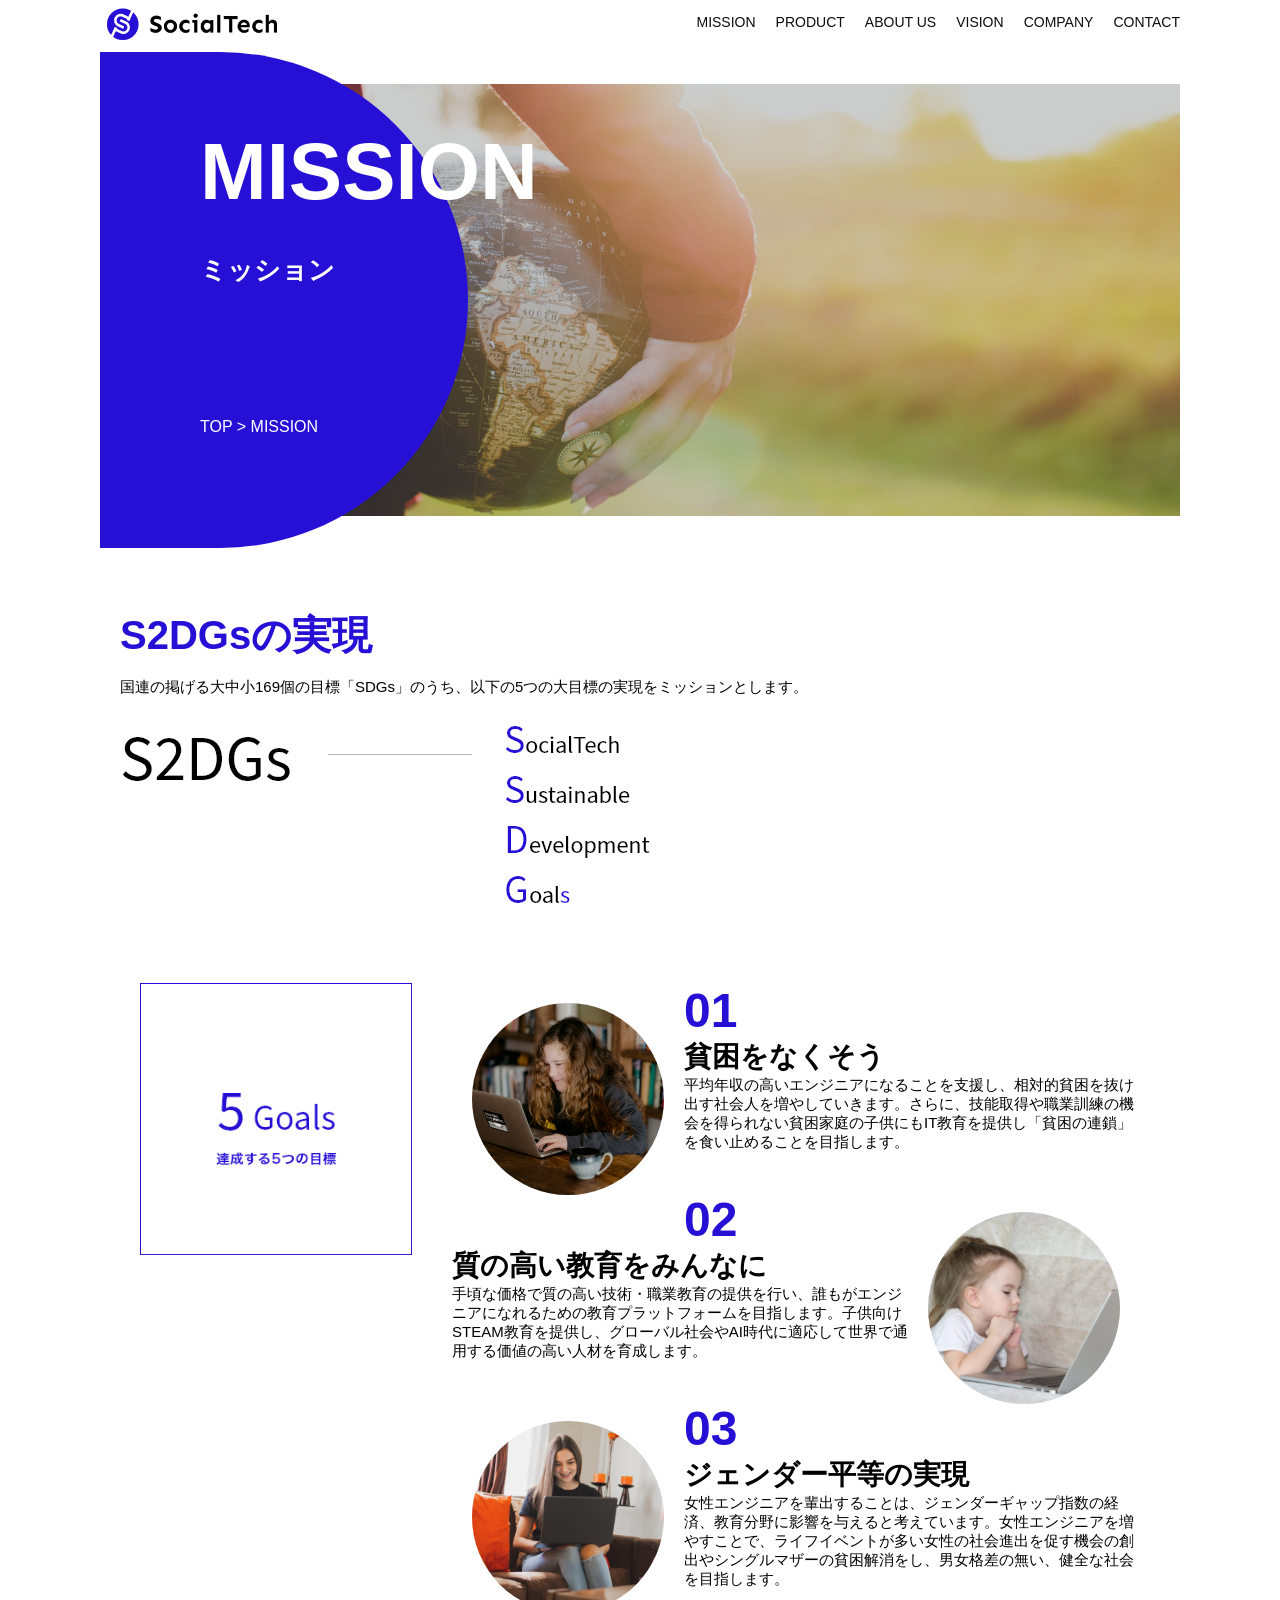
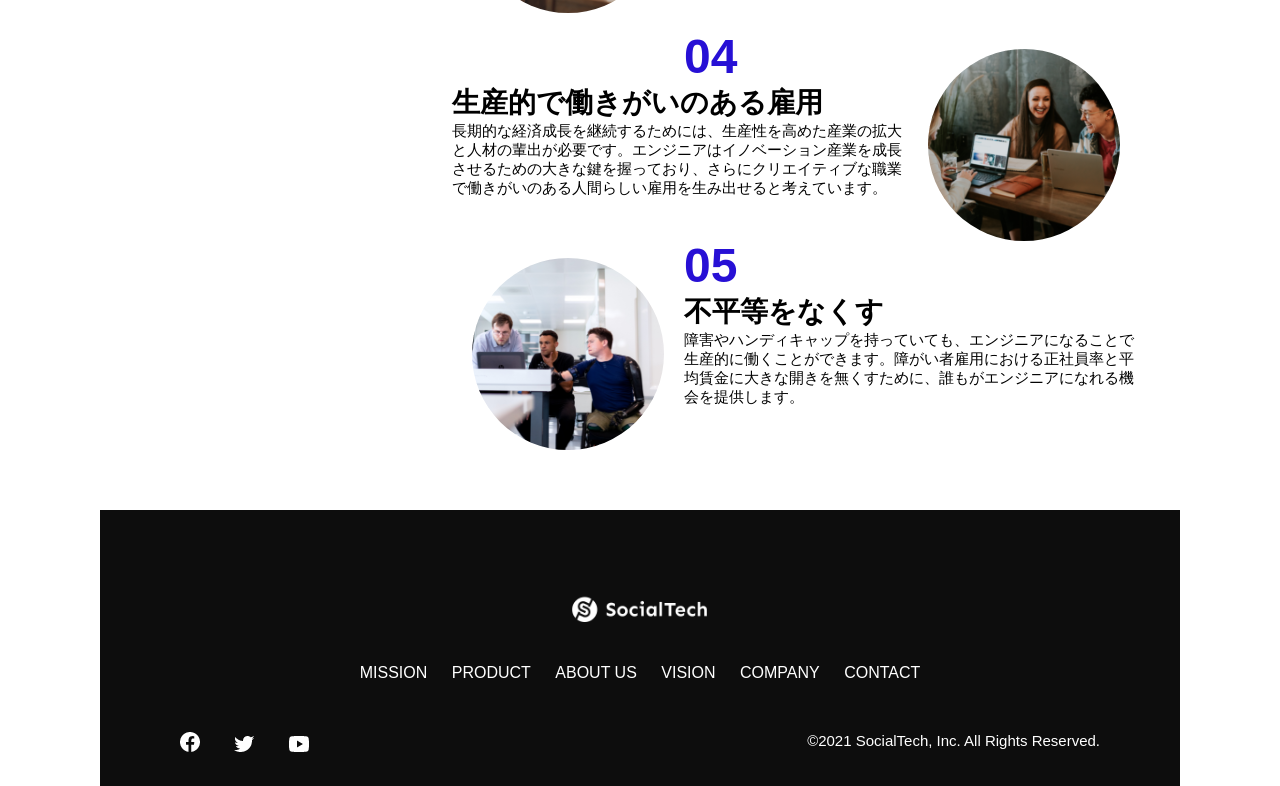
<file: mission.html>
<!DOCTYPE html>
<html>

<head>
  <title>SocialTech - MISSION ミッション -</title>
  <meta charset="utf-8">
  <meta name="description" content="SocialTechが目指す5つの目標（S2DGs）を紹介します">
  <meta name="viewport" content="width=device-width, initial-scale=1.0">
  <link rel="stylesheet" href="style.css">
</head>

<body>
  <!-- ヘッダー -->
  <header>
    <!-- ロゴ -->
    <a href="index.html" id="logo">
      <img src="images/logo.png" alt="トップページに戻る">
    </a>

    <!-- PC用ナビゲーション -->
    <nav id="nav-pc">
      <ul>
        <li><a href="mission.html">MISSION</a></li>
        <li><a href="product.html">PRODUCT</a></li>
        <li><a href="index.html#aboutus">ABOUT US</a></li>
        <li><a href="index.html#vision">VISION</a></li>
        <li><a href="index.html#company">COMPANY</a></li>
        <li><a href="index.html#contact">CONTACT</a></li>
      </ul>
    </nav>

    <!-- スマホ用メニューボタン -->
    <button id="menu-sp" onclick="document.getElementById('nav-sp').style.display = 'block'">
      <img src="images/button-menu.png" alt="ナビゲーションを開く">
    </button>

    <!-- スマホ用ナビゲーション -->
    <div id="nav-sp">
      <button id="close" onclick="document.getElementById('nav-sp').style.display = 'none'">
        <img src="images/button-close.png" alt="ナビゲーションを閉じる">
      </button>

      <nav>
        <ul>
          <li>
            <a id="logo-sp" href="index.html" onclick="document.getElementById('nav-sp').style.display = 'none'"><img
                src="images/logo-sp.png" alt="トップページに戻る"></a>
          </li>
          <li>
            <a class="menu" href="mission.html"
              onclick="document.getElementById('nav-sp').style.display = 'none'">MISSION</a>
          </li>
          <li>
            <a class="menu" href="product.html"
              onclick="document.getElementById('nav-sp').style.display = 'none'">PRODUCT</a>
          </li>
          <li>
            <a class="menu" href="index.html#aboutus"
              onclick="document.getElementById('nav-sp').style.display = 'none'">ABOUT US</a>
          </li>
          <li>
            <a class="menu" href="index.html#vision"
              onclick="document.getElementById('nav-sp').style.display = 'none'">VISION</a>
          </li>
          <li>
            <a class="menu" href="index.html#company"
              onclick="document.getElementById('nav-sp').style.display = 'none'">COMPANY</a>
          </li>
          <li>
            <a class="menu" href="index.html#contact"
              onclick="document.getElementById('nav-sp').style.display = 'none'">CONTACT</a>
          </li>
        </ul>
      </nav>
      <div id="sns">
        <a href="https://www.facebook.com/sejuku2013">
          <img src="images/button-facebook.png" alt="Facebookのリンク">
        </a>
        <a href="https://twitter.com/samuraijuku">
          <img src="images/button-twitter.png" alt="Twitterのリンク">
        </a>
        <a href="https://www.youtube.com/channel/UCCFOQO5aDK0xXam4cUQXT8g">
          <img src="images/button-youtube.png" alt="YouTubeのリンク">
        </a>

      </div>
    </div>
  </header>

  <main>
    <article>
      <section id="mission-main">
        <div class="mission-main-inner">
          <div id="mission-title">
            <h1>MISSION<br><span>ミッション</span></h1>
            <p>TOP > MISSION</p>
          </div>
        </div>
      </section>

      <section id="mission-s2dgs">
        <h2 class="mission-h2">S2DGsの実現</h2>
        <p>国連の掲げる大中小169個の目標「SDGs」のうち、以下の5つの大目標の実現をミッションとします。</p>
        <img src="images/mission/mission-s2dgs.png" alt="S2DGs">
      </section>

      <section id="mission-five-goals">
        <div class="five-goals-image">
          <img src="images/mission/mission-5goals.png" alt="5Goals">
        </div>
        <div class="five-goals-read">
          <div>
            <img class="fivegoals-image-left" src="images/mission/mission-5goals01.png" alt="PCを操作する女の子">
            <span class="fivegoals-number">01</span>
            <h3 class="fivegoals-h3">貧困をなくそう</h3>
            <p class="fivegoals-p">
              平均年収の高いエンジニアになることを支援し、相対的貧困を抜け出す社会人を増やしていきます。さらに、技能取得や職業訓練の機会を得られない貧困家庭の子供にもIT教育を提供し「貧困の連鎖」を食い止めることを目指します。
            </p>
          </div>
          <div>
            <img class="fivegoals-image-right" src="images/mission/mission-5goals02.png" alt="PCを見つめる小さい女の子">
            <span class="fivegoals-number">02</span>
            <h3 class="fivegoals-h3">質の高い教育をみんなに</h3>
            <p class="fivegoals-p">
              手頃な価格で質の高い技術・職業教育の提供を行い、誰もがエンジニアになれるための教育プラットフォームを目指します。子供向けSTEAM教育を提供し、グローバル社会やAI時代に適応して世界で通用する価値の高い人材を育成します。
            </p>
          </div>
          <div>
            <img class="fivegoals-image-left" src="images/mission/mission-5goals03.png" alt="PCを操作する女性">
            <span class="fivegoals-number">03</span>
            <h3 class="fivegoals-h3">ジェンダー平等の実現</h3>
            <p class="fivegoals-p">
              女性エンジニアを輩出することは、ジェンダーギャップ指数の経済、教育分野に影響を与えると考えています。女性エンジニアを増やすことで、ライフイベントが多い女性の社会進出を促す機会の創出やシングルマザーの貧困解消をし、男女格差の無い、健全な社会を目指します。
            </p>
          </div>
          <div>
            <img class="fivegoals-image-right" src="images/mission/mission-5goals04.png" alt="笑顔で話し合う3人の男女">
            <span class="fivegoals-number">04</span>
            <h3 class="fivegoals-h3">生産的で働きがいのある雇用</h3>
            <p class="fivegoals-p">
              長期的な経済成長を継続するためには、生産性を高めた産業の拡大と人材の輩出が必要です。エンジニアはイノベーション産業を成長させるための大きな鍵を握っており、さらにクリエイティブな職業で働きがいのある人間らしい雇用を生み出せると考えています。
            </p>
          </div>
          <div>
            <img class="fivegoals-image-left" src="images/mission/mission-5goals05.png" alt="障害を持つ男性が生き生きと働く様子">
            <span class="fivegoals-number">05</span>
            <h3 class="fivegoals-h3">不平等をなくす</h3>
            <p class="fivegoals-p">
              障害やハンディキャップを持っていても、エンジニアになることで生産的に働くことができます。障がい者雇用における正社員率と平均賃金に大きな開きを無くすために、誰もがエンジニアになれる機会を提供します。
            </p>
          </div>
        </div>
      </section>

    </article>
  </main>

  <footer>
    <div id="footer-logo">
      <img src="images/logo-sp.png" alt="SocialTech">
    </div>
    <div id="footer-link">
      <a href="mission.html">MISSION</a>
      <a href="product.html">PRODUCT</a>
      <a href="index.html#aboutus">ABOUT US</a>
      <a href="index.html#vision">VISION</a>
      <a href="index.html#company">COMPANY</a>
      <a href="index.html#contact">CONTACT</a>
    </div>
    <div id="sns-footer">
      <div class="sns-btns">
        <a href="https://www.facebook.com/sejuku2013"><img src="images/button-facebook.png" alt="Facebookのリンク"></a>
        <a href="https://twitter.com/samuraijuku"><img src="images/button-twitter.png" alt="witterのリンク"></a>
        <a href="https://www.youtube.com/channel/UCCFOQO5aDK0xXam4cUQXT8g"><img src="images/button-youtube.png"
            alt="YouTubeのリンク"></a>
      </div>
      <p id="copyright">&copy;2021 SocialTech, Inc. All Rights Reserved.</p>
    </div>
  </footer>
</body>

</html>
</file>
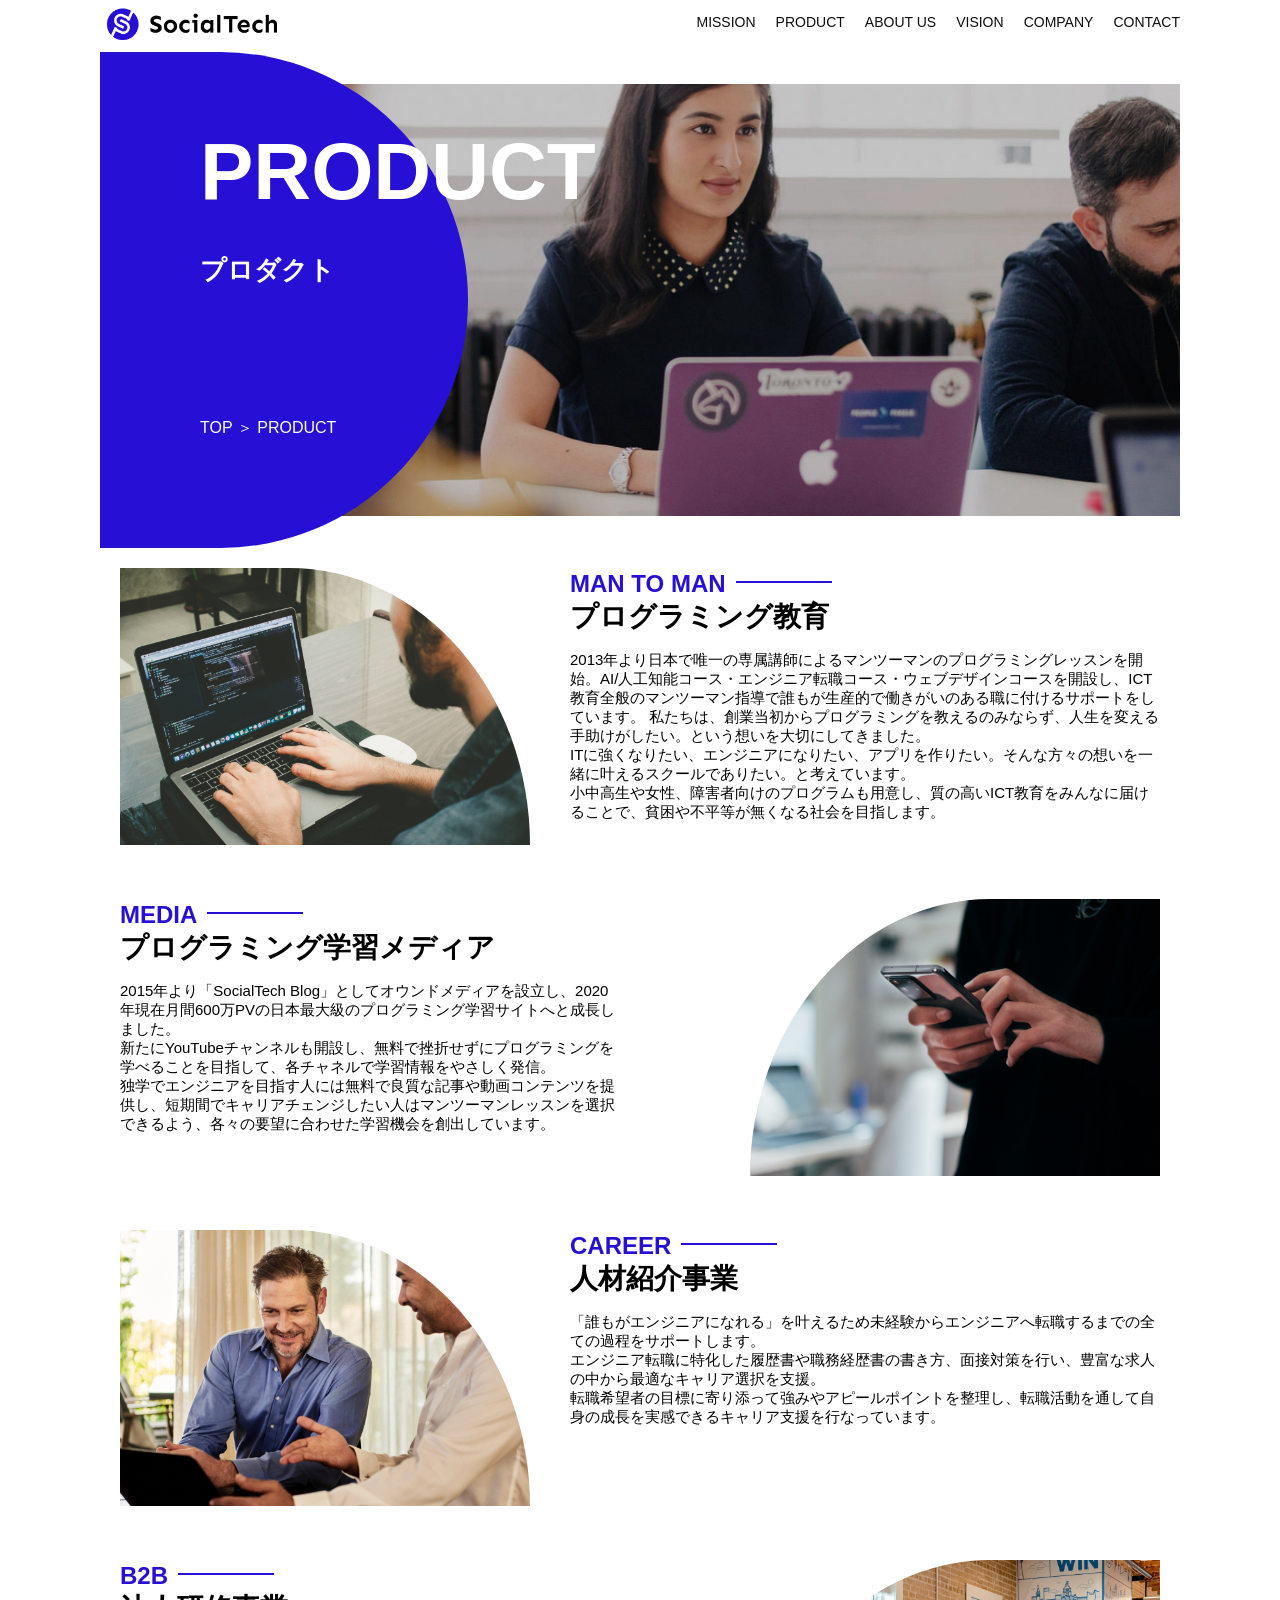
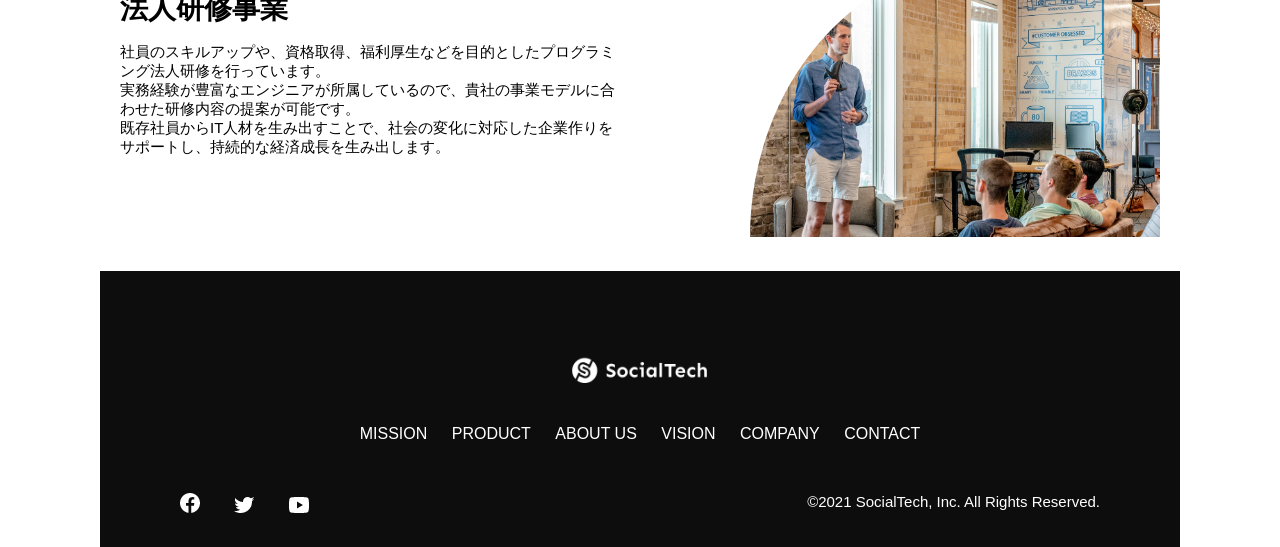
<file: product.html>
<!DOCTYPE html>
<html>

<head>
  <title>SocialTech -PRODUCT プロダクト-</title>
  <meta charset="utf-8">
  <meta name="description" content="SocialTechの4つのプロダクトを紹介します">
  <meta name="viewport" content="width=device-width, initial-scale=1.0">
  <link rel="stylesheet" href="style.css">
</head>

<body>
  <!-- ヘッダー -->
  <header>
    <!-- ロゴ -->
    <a href="index.html" id="logo">
      <img src="images/logo.png" alt="トップページに戻る">
    </a>

    <!-- PC用ナビゲーション -->
    <nav id="nav-pc">
      <ul>
        <li><a href="mission.html">MISSION</a></li>
        <li><a href="product.html">PRODUCT</a></li>
        <li><a href="index.html#aboutus">ABOUT US</a></li>
        <li><a href="index.html#vision">VISION</a></li>
        <li><a href="index.html#company">COMPANY</a></li>
        <li><a href="index.html#contact">CONTACT</a></li>
      </ul>
    </nav>

    <!-- スマホ用メニューボタン -->
    <button id="menu-sp" onclick="document.getElementById('nav-sp').style.display = 'block'">
      <img src="images/button-menu.png" alt="ナビゲーションを開く">
    </button>

    <!-- スマホ用ナビゲーション -->
    <div id="nav-sp">
      <button id="close" onclick="document.getElementById('nav-sp').style.display = 'none'">
        <img src="images/button-close.png" alt="ナビゲーションを閉じる">
      </button>

      <nav>
        <ul>
          <li>
            <a id="logo-sp" href="index.html" onclick="document.getElementById('nav-sp').style.display = 'none'"><img
                src="images/logo-sp.png" alt="トップページに戻る"></a>
          </li>
          <li>
            <a class="menu" href="mission.html"
              onclick="document.getElementById('nav-sp').style.display = 'none'">MISSION</a>
          </li>
          <li>
            <a class="menu" href="product.html"
              onclick="document.getElementById('nav-sp').style.display = 'none'">PRODUCT</a>
          </li>
          <li>
            <a class="menu" href="index.html#aboutus"
              onclick="document.getElementById('nav-sp').style.display = 'none'">ABOUT US</a>
          </li>
          <li>
            <a class="menu" href="index.html#vision"
              onclick="document.getElementById('nav-sp').style.display = 'none'">VISION</a>
          </li>
          <li>
            <a class="menu" href="index.html#company"
              onclick="document.getElementById('nav-sp').style.display = 'none'">COMPANY</a>
          </li>
          <li>
            <a class="menu" href="index.html#contact"
              onclick="document.getElementById('nav-sp').style.display = 'none'">CONTACT</a>
          </li>
        </ul>
      </nav>
      <div id="sns">
        <a href="https://www.facebook.com/sejuku2013">
          <img src="images/button-facebook.png" alt="Facebookのリンク">
        </a>
        <a href="https://twitter.com/samuraijuku">
          <img src="images/button-twitter.png" alt="Twitterのリンク">
        </a>
        <a href="https://www.youtube.com/channel/UCCFOQO5aDK0xXam4cUQXT8g">
          <img src="images/button-youtube.png" alt="YouTubeのリンク">
        </a>

      </div>
    </div>
  </header>

  <main>
    <article>
      <section id="product-main">
        <div class="product-main-inner">
          <div id="product-title">
            <h1>PRODUCT<br><span>プロダクト</span></h1>
            <p>TOP ＞ PRODUCT</p>
          </div>
        </div>
      </section>

      <section class="product-section product-section-left">
        <div class="product-section-img">
          <img src="images/product/product-mantoman.png" alt="PCでコードを書く男性">
        </div>
        <div class="product-read">
          <h2 class="product-h2">MAN TO MAN</h2>
          <h3 class="product-h3">プログラミング教育</h3>
          <p>
            2013年より日本で唯一の専属講師によるマンツーマンのプログラミングレッスンを開始。AI/人工知能コース・エンジニア転職コース・ウェブデザインコースを開設し、ICT教育全般のマンツーマン指導で誰もが生産的で働きがいのある職に付けるサポートをしています。
            私たちは、創業当初からプログラミングを教えるのみならず、人生を変える手助けがしたい。という想いを大切にしてきました。<br>ITに強くなりたい、エンジニアになりたい、アプリを作りたい。そんな方々の想いを一緒に叶えるスクールでありたい。と考えています。<br>小中高生や女性、障害者向けのプログラムも用意し、質の高いICT教育をみんなに届けることで、貧困や不平等が無くなる社会を目指します。
          </p>
        </div>
      </section>

      <section class="product-section product-section-right">
        <div class="product-read">
          <h2 class="product-h2">MEDIA</h2>
          <h3 class="product-h3">プログラミング学習メディア</h3>
          <p>2015年より「SocialTech
            Blog」としてオウンドメディアを設立し、2020年現在月間600万PVの日本最大級のプログラミング学習サイトへと成長しました。<br>新たにYouTubeチャンネルも開設し、無料で挫折せずにプログラミングを学べることを目指して、各チャネルで学習情報をやさしく発信。<br>独学でエンジニアを目指す人には無料で良質な記事や動画コンテンツを提供し、短期間でキャリアチェンジしたい人はマンツーマンレッスンを選択できるよう、各々の要望に合わせた学習機会を創出しています。
          </p>
        </div>
        <div class="product-section-img">
          <img src="images/product/product-media.png" alt="スマートフォンを操作する人">
        </div>
      </section>
      <section class="product-section product-section-left">
        <div class="product-section-img">
          <img src="images/product/product-career.png" alt="笑顔で話し合う2人の男性">
        </div>
        <div class="product-read">
          <h2 class="product-h2">CAREER</h2>
          <h3 class="product-h3">人材紹介事業</h3>
          <p>
            「誰もがエンジニアになれる」を叶えるため未経験からエンジニアへ転職するまでの全ての過程をサポートします。<br>エンジニア転職に特化した履歴書や職務経歴書の書き方、面接対策を行い、豊富な求人の中から最適なキャリア選択を支援。<br>転職希望者の目標に寄り添って強みやアピールポイントを整理し、転職活動を通して自身の成長を実感できるキャリア支援を行なっています。<br>
          </p>
        </div>
      </section>
      <section class="product-section product-section-right">
        <div class="product-read">
          <h2 class="product-h2">B2B</h2>
          <h3 class="product-h3">法人研修事業</h3>
          <p>
            社員のスキルアップや、資格取得、福利厚生などを目的としたプログラミング法人研修を行っています。<br>実務経験が豊富なエンジニアが所属しているので、貴社の事業モデルに合わせた研修内容の提案が可能です。<br>既存社員からIT人材を生み出すことで、社会の変化に対応した企業作りをサポートし、持続的な経済成長を生み出します。
          </p>
        </div>
        <div class="product-section-img">
          <img src="images/product/product-b2b.png" alt="講演中の男性とそれを聴く人々">
        </div>
      </section>
    </article>
  </main>

  <footer>
    <div id="footer-logo">
      <img src="images/logo-sp.png" alt="SocialTech">
    </div>
    <div id="footer-link">
      <a href="mission.html">MISSION</a>
      <a href="product.html">PRODUCT</a>
      <a href="index.html#aboutus">ABOUT US</a>
      <a href="index.html#vision">VISION</a>
      <a href="index.html#company">COMPANY</a>
      <a href="index.html#contact">CONTACT</a>
    </div>
    <div id="sns-footer">
      <div class="sns-btns">
        <a href="https://www.facebook.com/sejuku2013"><img src="images/button-facebook.png" alt="Facebookのリンク"></a>
        <a href="https://twitter.com/samuraijuku"><img src="images/button-twitter.png" alt="Twitterのリンク"></a>
        <a href="https://www.youtube.com/channel/UCCFOQO5aDK0xXam4cUQXT8g"><img src="images/button-youtube.png"
            alt="YouTubeのリンク"></a>
      </div>
      <p id="copyright">&copy;2021 SocialTech, Inc. All Rights Reserved.</p>
    </div>
  </footer>
</body>

</html>
</file>
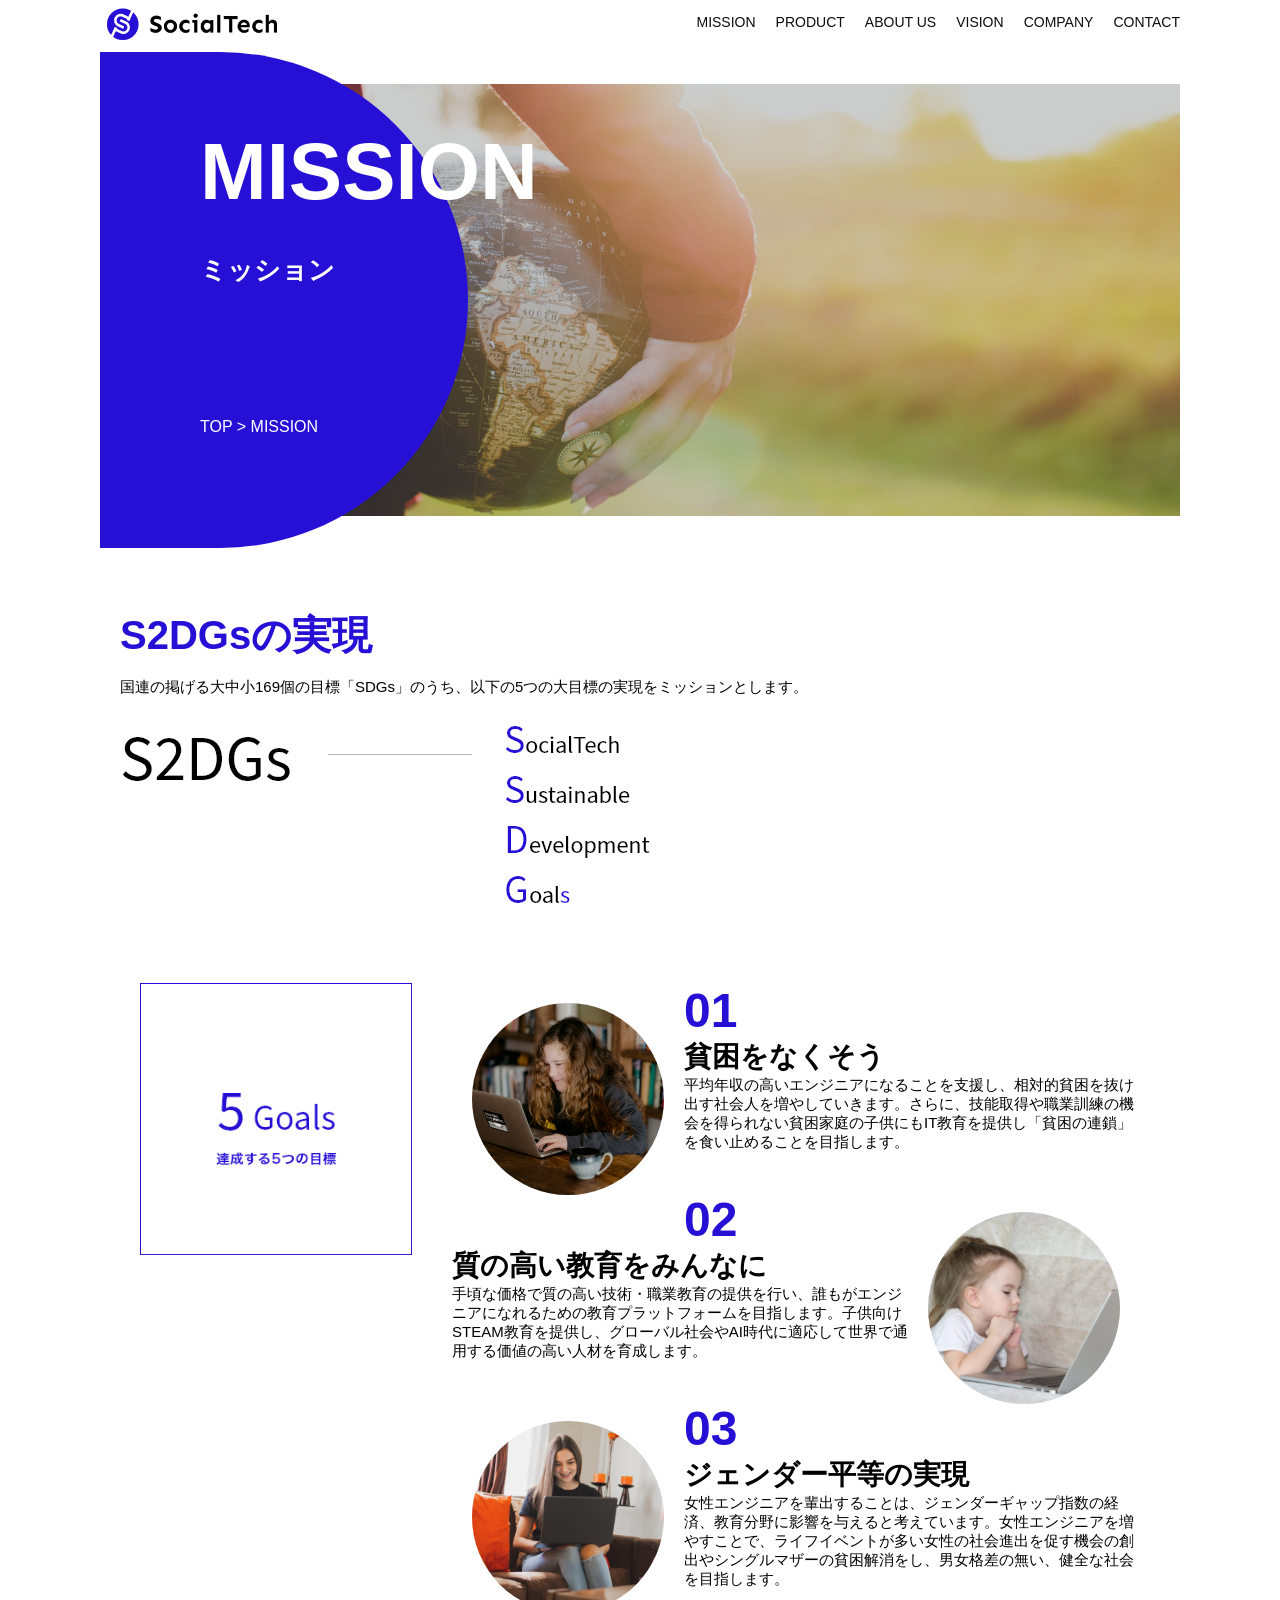
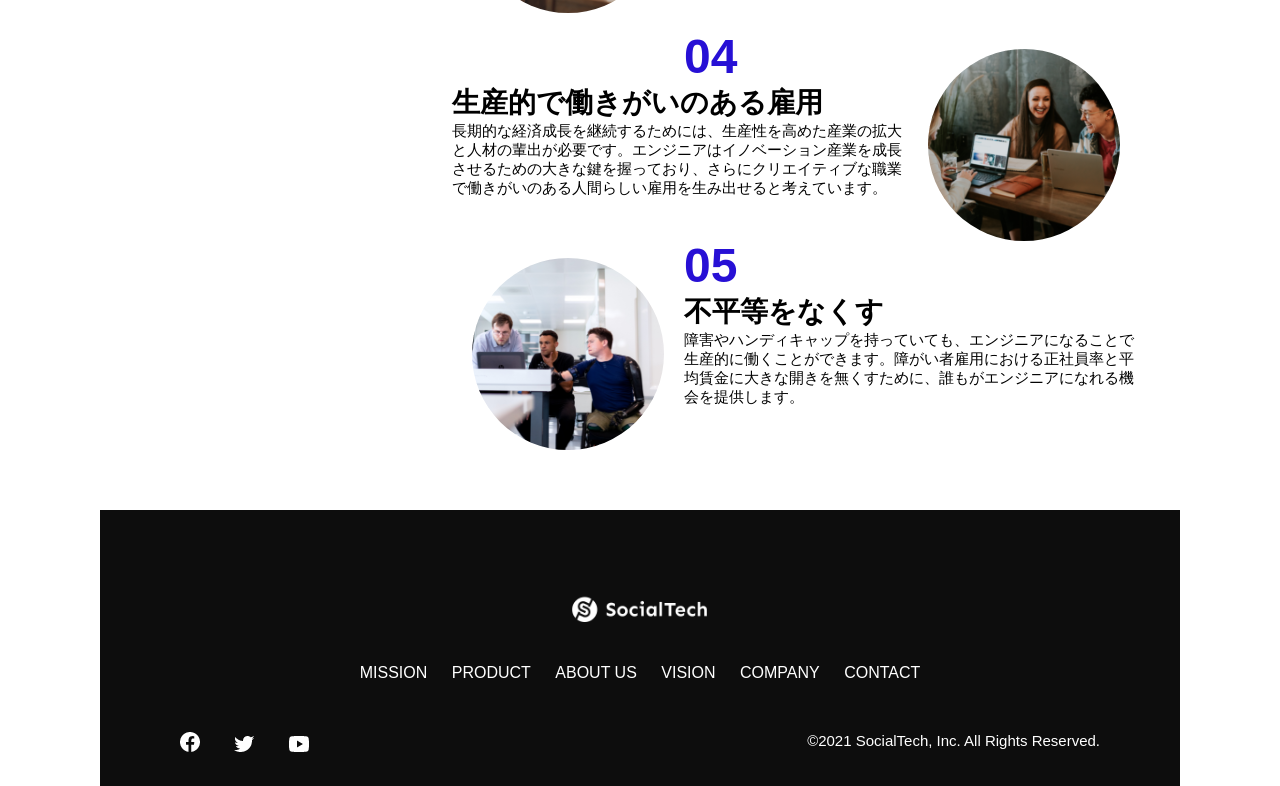
<file: kadai_tutorial_output/mission.html>
<!DOCTYPE html>
<html>

<head>
  <title>SocialTech - MISSION ミッション -</title>
  <meta charset="utf-8">
  <meta name="description" content="SocialTechが目指す5つの目標（S2DGs）を紹介します">
  <meta name="viewport" content="width=device-width, initial-scale=1.0">
  <link rel="stylesheet" href="style.css">
</head>

<body>
  <!-- ヘッダー -->
  <header>
    <!-- ロゴ -->
    <a href="index.html" id="logo">
      <img src="images/logo.png" alt="トップページに戻る">
    </a>

    <!-- PC用ナビゲーション -->
    <nav id="nav-pc">
      <ul>
        <li><a href="mission.html">MISSION</a></li>
        <li><a href="product.html">PRODUCT</a></li>
        <li><a href="index.html#aboutus">ABOUT US</a></li>
        <li><a href="index.html#vision">VISION</a></li>
        <li><a href="index.html#company">COMPANY</a></li>
        <li><a href="index.html#contact">CONTACT</a></li>
      </ul>
    </nav>

    <!-- スマホ用メニューボタン -->
    <button id="menu-sp" onclick="document.getElementById('nav-sp').style.display = 'block'">
      <img src="images/button-menu.png" alt="ナビゲーションを開く">
    </button>

    <!-- スマホ用ナビゲーション -->
    <div id="nav-sp">
      <button id="close" onclick="document.getElementById('nav-sp').style.display = 'none'">
        <img src="images/button-close.png" alt="ナビゲーションを閉じる">
      </button>

      <nav>
        <ul>
          <li>
            <a id="logo-sp" href="index.html" onclick="document.getElementById('nav-sp').style.display = 'none'"><img
                src="images/logo-sp.png" alt="トップページに戻る"></a>
          </li>
          <li>
            <a class="menu" href="mission.html"
              onclick="document.getElementById('nav-sp').style.display = 'none'">MISSION</a>
          </li>
          <li>
            <a class="menu" href="product.html"
              onclick="document.getElementById('nav-sp').style.display = 'none'">PRODUCT</a>
          </li>
          <li>
            <a class="menu" href="index.html#aboutus"
              onclick="document.getElementById('nav-sp').style.display = 'none'">ABOUT US</a>
          </li>
          <li>
            <a class="menu" href="index.html#vision"
              onclick="document.getElementById('nav-sp').style.display = 'none'">VISION</a>
          </li>
          <li>
            <a class="menu" href="index.html#company"
              onclick="document.getElementById('nav-sp').style.display = 'none'">COMPANY</a>
          </li>
          <li>
            <a class="menu" href="index.html#contact"
              onclick="document.getElementById('nav-sp').style.display = 'none'">CONTACT</a>
          </li>
        </ul>
      </nav>
      <div id="sns">
        <a href="https://www.facebook.com/sejuku2013">
          <img src="images/button-facebook.png" alt="Facebookのリンク">
        </a>
        <a href="https://twitter.com/samuraijuku">
          <img src="images/button-twitter.png" alt="Twitterのリンク">
        </a>
        <a href="https://www.youtube.com/channel/UCCFOQO5aDK0xXam4cUQXT8g">
          <img src="images/button-youtube.png" alt="YouTubeのリンク">
        </a>

      </div>
    </div>
  </header>

  <main>
    <article>
      <section id="mission-main">
        <div class="mission-main-inner">
          <div id="mission-title">
            <h1>MISSION<br><span>ミッション</span></h1>
            <p>TOP > MISSION</p>
          </div>
        </div>
      </section>

      <section id="mission-s2dgs">
        <h2 class="mission-h2">S2DGsの実現</h2>
        <p>国連の掲げる大中小169個の目標「SDGs」のうち、以下の5つの大目標の実現をミッションとします。</p>
        <img src="images/mission/mission-s2dgs.png" alt="S2DGs">
      </section>

      <section id="mission-five-goals">
        <div class="five-goals-image">
          <img src="images/mission/mission-5goals.png" alt="5Goals">
        </div>
        <div class="five-goals-read">
          <div>
            <img class="fivegoals-image-left" src="images/mission/mission-5goals01.png" alt="PCを操作する女の子">
            <span class="fivegoals-number">01</span>
            <h3 class="fivegoals-h3">貧困をなくそう</h3>
            <p class="fivegoals-p">
              平均年収の高いエンジニアになることを支援し、相対的貧困を抜け出す社会人を増やしていきます。さらに、技能取得や職業訓練の機会を得られない貧困家庭の子供にもIT教育を提供し「貧困の連鎖」を食い止めることを目指します。
            </p>
          </div>
          <div>
            <img class="fivegoals-image-right" src="images/mission/mission-5goals02.png" alt="PCを見つめる小さい女の子">
            <span class="fivegoals-number">02</span>
            <h3 class="fivegoals-h3">質の高い教育をみんなに</h3>
            <p class="fivegoals-p">
              手頃な価格で質の高い技術・職業教育の提供を行い、誰もがエンジニアになれるための教育プラットフォームを目指します。子供向けSTEAM教育を提供し、グローバル社会やAI時代に適応して世界で通用する価値の高い人材を育成します。
            </p>
          </div>
          <div>
            <img class="fivegoals-image-left" src="images/mission/mission-5goals03.png" alt="PCを操作する女性">
            <span class="fivegoals-number">03</span>
            <h3 class="fivegoals-h3">ジェンダー平等の実現</h3>
            <p class="fivegoals-p">
              女性エンジニアを輩出することは、ジェンダーギャップ指数の経済、教育分野に影響を与えると考えています。女性エンジニアを増やすことで、ライフイベントが多い女性の社会進出を促す機会の創出やシングルマザーの貧困解消をし、男女格差の無い、健全な社会を目指します。
            </p>
          </div>
          <div>
            <img class="fivegoals-image-right" src="images/mission/mission-5goals04.png" alt="笑顔で話し合う3人の男女">
            <span class="fivegoals-number">04</span>
            <h3 class="fivegoals-h3">生産的で働きがいのある雇用</h3>
            <p class="fivegoals-p">
              長期的な経済成長を継続するためには、生産性を高めた産業の拡大と人材の輩出が必要です。エンジニアはイノベーション産業を成長させるための大きな鍵を握っており、さらにクリエイティブな職業で働きがいのある人間らしい雇用を生み出せると考えています。
            </p>
          </div>
          <div>
            <img class="fivegoals-image-left" src="images/mission/mission-5goals05.png" alt="障害を持つ男性が生き生きと働く様子">
            <span class="fivegoals-number">05</span>
            <h3 class="fivegoals-h3">不平等をなくす</h3>
            <p class="fivegoals-p">
              障害やハンディキャップを持っていても、エンジニアになることで生産的に働くことができます。障がい者雇用における正社員率と平均賃金に大きな開きを無くすために、誰もがエンジニアになれる機会を提供します。
            </p>
          </div>
        </div>
      </section>

    </article>
  </main>

  <footer>
    <div id="footer-logo">
      <img src="images/logo-sp.png" alt="SocialTech">
    </div>
    <div id="footer-link">
      <a href="mission.html">MISSION</a>
      <a href="product.html">PRODUCT</a>
      <a href="index.html#aboutus">ABOUT US</a>
      <a href="index.html#vision">VISION</a>
      <a href="index.html#company">COMPANY</a>
      <a href="index.html#contact">CONTACT</a>
    </div>
    <div id="sns-footer">
      <div class="sns-btns">
        <a href="https://www.facebook.com/sejuku2013"><img src="images/button-facebook.png" alt="Facebookのリンク"></a>
        <a href="https://twitter.com/samuraijuku"><img src="images/button-twitter.png" alt="witterのリンク"></a>
        <a href="https://www.youtube.com/channel/UCCFOQO5aDK0xXam4cUQXT8g"><img src="images/button-youtube.png"
            alt="YouTubeのリンク"></a>
      </div>
      <p id="copyright">&copy;2021 SocialTech, Inc. All Rights Reserved.</p>
    </div>
  </footer>
</body>

</html>
</file>
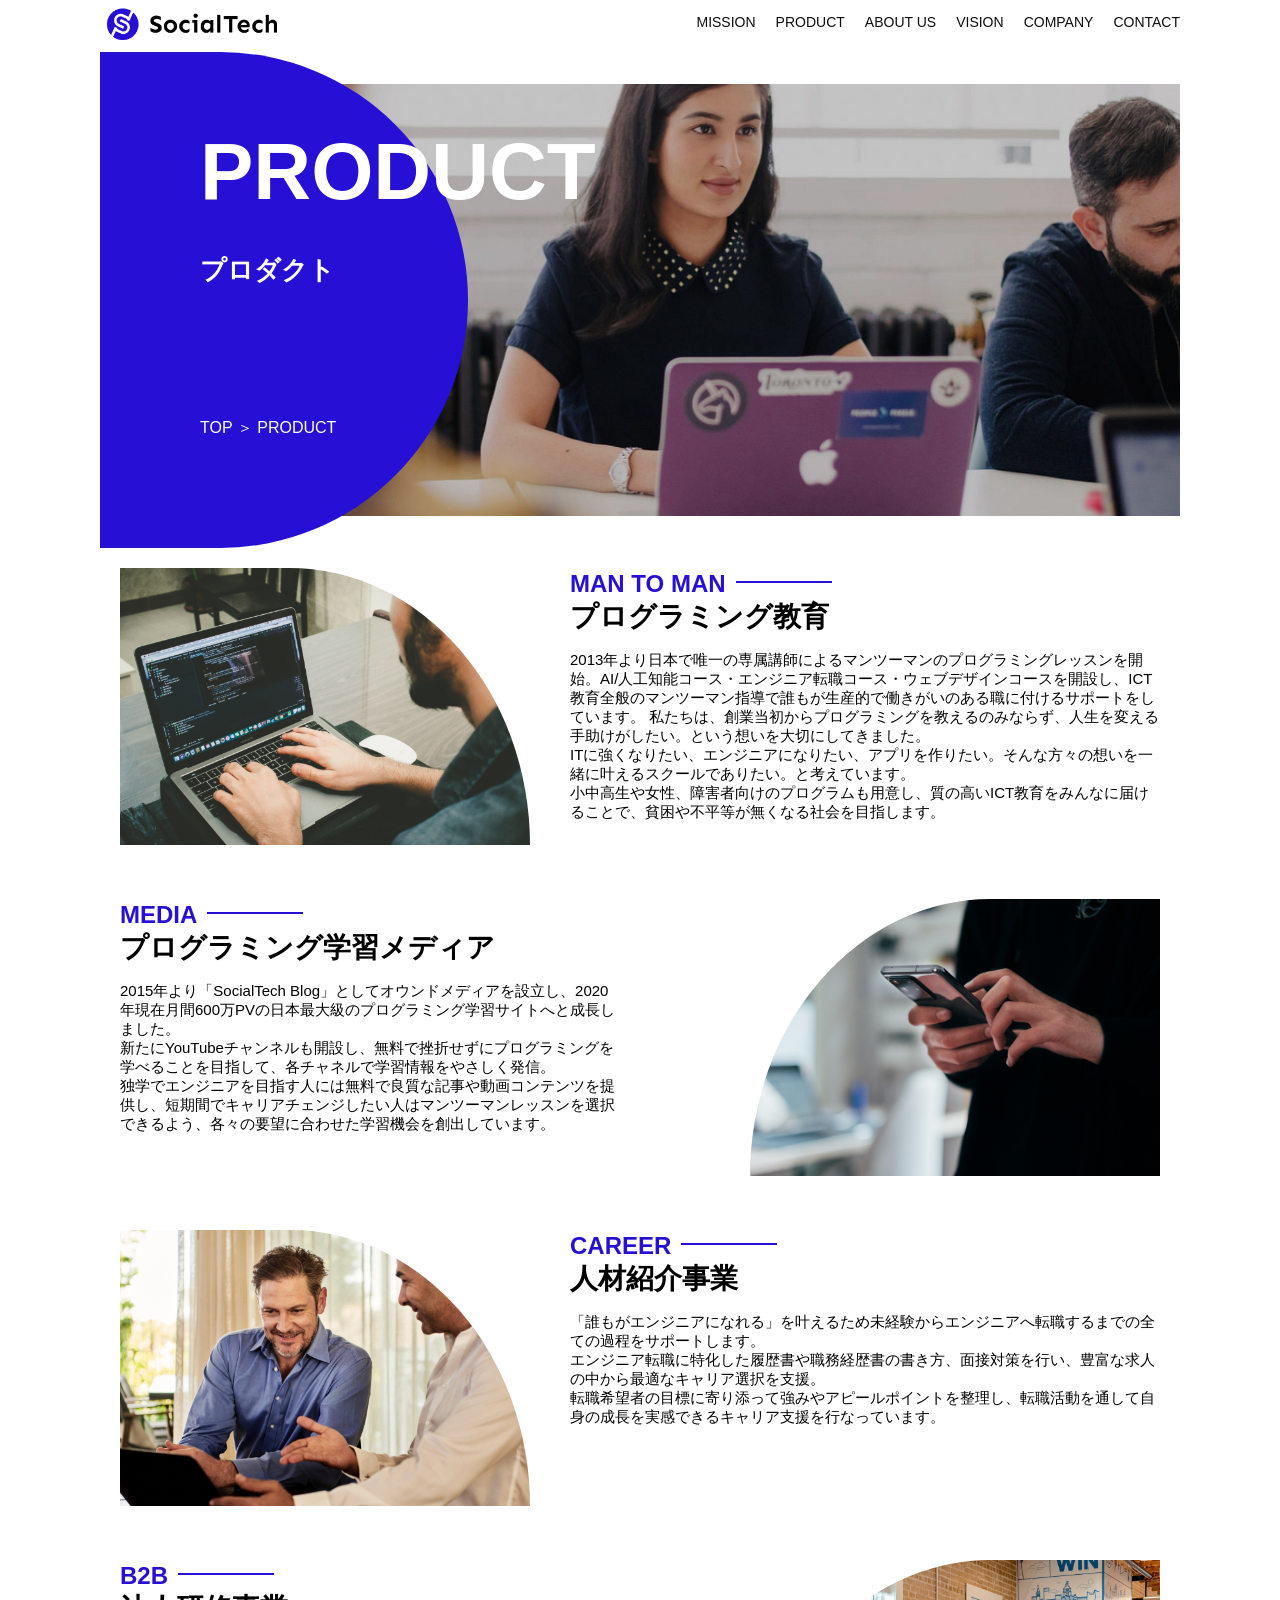
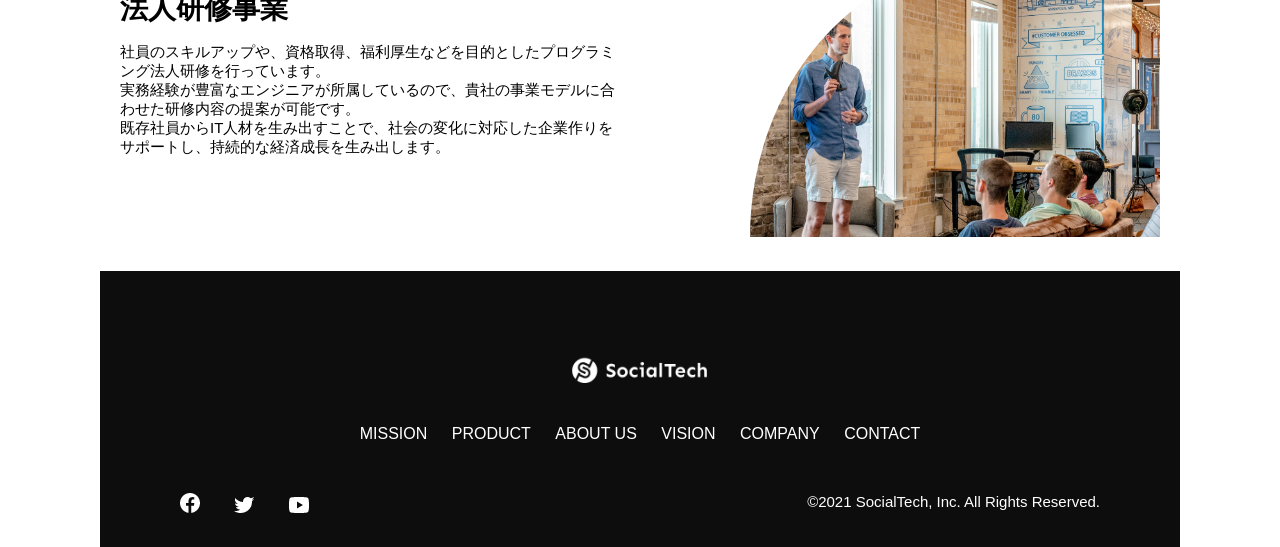
<file: kadai_tutorial_output/product.html>
<!DOCTYPE html>
<html>

<head>
  <title>SocialTech -PRODUCT プロダクト-</title>
  <meta charset="utf-8">
  <meta name="description" content="SocialTechの4つのプロダクトを紹介します">
  <meta name="viewport" content="width=device-width, initial-scale=1.0">
  <link rel="stylesheet" href="style.css">
</head>

<body>
  <!-- ヘッダー -->
  <header>
    <!-- ロゴ -->
    <a href="index.html" id="logo">
      <img src="images/logo.png" alt="トップページに戻る">
    </a>

    <!-- PC用ナビゲーション -->
    <nav id="nav-pc">
      <ul>
        <li><a href="mission.html">MISSION</a></li>
        <li><a href="product.html">PRODUCT</a></li>
        <li><a href="index.html#aboutus">ABOUT US</a></li>
        <li><a href="index.html#vision">VISION</a></li>
        <li><a href="index.html#company">COMPANY</a></li>
        <li><a href="index.html#contact">CONTACT</a></li>
      </ul>
    </nav>

    <!-- スマホ用メニューボタン -->
    <button id="menu-sp" onclick="document.getElementById('nav-sp').style.display = 'block'">
      <img src="images/button-menu.png" alt="ナビゲーションを開く">
    </button>

    <!-- スマホ用ナビゲーション -->
    <div id="nav-sp">
      <button id="close" onclick="document.getElementById('nav-sp').style.display = 'none'">
        <img src="images/button-close.png" alt="ナビゲーションを閉じる">
      </button>

      <nav>
        <ul>
          <li>
            <a id="logo-sp" href="index.html" onclick="document.getElementById('nav-sp').style.display = 'none'"><img
                src="images/logo-sp.png" alt="トップページに戻る"></a>
          </li>
          <li>
            <a class="menu" href="mission.html"
              onclick="document.getElementById('nav-sp').style.display = 'none'">MISSION</a>
          </li>
          <li>
            <a class="menu" href="product.html"
              onclick="document.getElementById('nav-sp').style.display = 'none'">PRODUCT</a>
          </li>
          <li>
            <a class="menu" href="index.html#aboutus"
              onclick="document.getElementById('nav-sp').style.display = 'none'">ABOUT US</a>
          </li>
          <li>
            <a class="menu" href="index.html#vision"
              onclick="document.getElementById('nav-sp').style.display = 'none'">VISION</a>
          </li>
          <li>
            <a class="menu" href="index.html#company"
              onclick="document.getElementById('nav-sp').style.display = 'none'">COMPANY</a>
          </li>
          <li>
            <a class="menu" href="index.html#contact"
              onclick="document.getElementById('nav-sp').style.display = 'none'">CONTACT</a>
          </li>
        </ul>
      </nav>
      <div id="sns">
        <a href="https://www.facebook.com/sejuku2013">
          <img src="images/button-facebook.png" alt="Facebookのリンク">
        </a>
        <a href="https://twitter.com/samuraijuku">
          <img src="images/button-twitter.png" alt="Twitterのリンク">
        </a>
        <a href="https://www.youtube.com/channel/UCCFOQO5aDK0xXam4cUQXT8g">
          <img src="images/button-youtube.png" alt="YouTubeのリンク">
        </a>

      </div>
    </div>
  </header>

  <main>
    <article>
      <section id="product-main">
        <div class="product-main-inner">
          <div id="product-title">
            <h1>PRODUCT<br><span>プロダクト</span></h1>
            <p>TOP ＞ PRODUCT</p>
          </div>
        </div>
      </section>

      <section class="product-section product-section-left">
        <div class="product-section-img">
          <img src="images/product/product-mantoman.png" alt="PCでコードを書く男性">
        </div>
        <div class="product-read">
          <h2 class="product-h2">MAN TO MAN</h2>
          <h3 class="product-h3">プログラミング教育</h3>
          <p>
            2013年より日本で唯一の専属講師によるマンツーマンのプログラミングレッスンを開始。AI/人工知能コース・エンジニア転職コース・ウェブデザインコースを開設し、ICT教育全般のマンツーマン指導で誰もが生産的で働きがいのある職に付けるサポートをしています。
            私たちは、創業当初からプログラミングを教えるのみならず、人生を変える手助けがしたい。という想いを大切にしてきました。<br>ITに強くなりたい、エンジニアになりたい、アプリを作りたい。そんな方々の想いを一緒に叶えるスクールでありたい。と考えています。<br>小中高生や女性、障害者向けのプログラムも用意し、質の高いICT教育をみんなに届けることで、貧困や不平等が無くなる社会を目指します。
          </p>
        </div>
      </section>

      <section class="product-section product-section-right">
        <div class="product-read">
          <h2 class="product-h2">MEDIA</h2>
          <h3 class="product-h3">プログラミング学習メディア</h3>
          <p>2015年より「SocialTech
            Blog」としてオウンドメディアを設立し、2020年現在月間600万PVの日本最大級のプログラミング学習サイトへと成長しました。<br>新たにYouTubeチャンネルも開設し、無料で挫折せずにプログラミングを学べることを目指して、各チャネルで学習情報をやさしく発信。<br>独学でエンジニアを目指す人には無料で良質な記事や動画コンテンツを提供し、短期間でキャリアチェンジしたい人はマンツーマンレッスンを選択できるよう、各々の要望に合わせた学習機会を創出しています。
          </p>
        </div>
        <div class="product-section-img">
          <img src="images/product/product-media.png" alt="スマートフォンを操作する人">
        </div>
      </section>
      <section class="product-section product-section-left">
        <div class="product-section-img">
          <img src="images/product/product-career.png" alt="笑顔で話し合う2人の男性">
        </div>
        <div class="product-read">
          <h2 class="product-h2">CAREER</h2>
          <h3 class="product-h3">人材紹介事業</h3>
          <p>
            「誰もがエンジニアになれる」を叶えるため未経験からエンジニアへ転職するまでの全ての過程をサポートします。<br>エンジニア転職に特化した履歴書や職務経歴書の書き方、面接対策を行い、豊富な求人の中から最適なキャリア選択を支援。<br>転職希望者の目標に寄り添って強みやアピールポイントを整理し、転職活動を通して自身の成長を実感できるキャリア支援を行なっています。<br>
          </p>
        </div>
      </section>
      <section class="product-section product-section-right">
        <div class="product-read">
          <h2 class="product-h2">B2B</h2>
          <h3 class="product-h3">法人研修事業</h3>
          <p>
            社員のスキルアップや、資格取得、福利厚生などを目的としたプログラミング法人研修を行っています。<br>実務経験が豊富なエンジニアが所属しているので、貴社の事業モデルに合わせた研修内容の提案が可能です。<br>既存社員からIT人材を生み出すことで、社会の変化に対応した企業作りをサポートし、持続的な経済成長を生み出します。
          </p>
        </div>
        <div class="product-section-img">
          <img src="images/product/product-b2b.png" alt="講演中の男性とそれを聴く人々">
        </div>
      </section>
    </article>
  </main>

  <footer>
    <div id="footer-logo">
      <img src="images/logo-sp.png" alt="SocialTech">
    </div>
    <div id="footer-link">
      <a href="mission.html">MISSION</a>
      <a href="product.html">PRODUCT</a>
      <a href="index.html#aboutus">ABOUT US</a>
      <a href="index.html#vision">VISION</a>
      <a href="index.html#company">COMPANY</a>
      <a href="index.html#contact">CONTACT</a>
    </div>
    <div id="sns-footer">
      <div class="sns-btns">
        <a href="https://www.facebook.com/sejuku2013"><img src="images/button-facebook.png" alt="Facebookのリンク"></a>
        <a href="https://twitter.com/samuraijuku"><img src="images/button-twitter.png" alt="Twitterのリンク"></a>
        <a href="https://www.youtube.com/channel/UCCFOQO5aDK0xXam4cUQXT8g"><img src="images/button-youtube.png"
            alt="YouTubeのリンク"></a>
      </div>
      <p id="copyright">&copy;2021 SocialTech, Inc. All Rights Reserved.</p>
    </div>
  </footer>
</body>

</html>
</file>
<file: style.css>
/* PC、スマホ共通スタイル */

* {
  box-sizing: border-box;
}

p {
  font-size: 15px;
}

body {
  max-width: 1080px;
  margin: 0 auto 0 auto;
  font-family: "Source Sans Pro", "Hiragino Kaku Gothic ProN", Meiryo, Arial, sans-serif;
}

/* ヘッダー */
header {
  display: flex;
  justify-content: space-between;
}

/* ナビゲーションのレイアウト */
#nav-pc {
  font-size: 14px;
}

#nav-pc ul {
  display: flex;
  padding-left: 0;
}

#nav-pc li {
  list-style: none;
}

/* ナビゲーションのリンクの装飾設定 */
#nav-pc a {
  text-decoration: none;
  margin-left: 20px;
  color: #0d0d0d;
}

#nav-pc a:hover {
  text-decoration: underline;
}

/* スマホ用ナビを非表示 */
#nav-sp,
#menu-sp {
  display: none;
}

/* メインビジュアル */

#main-visual {
  position: relative;
  height: 400px;
}

#main-message {
  position: absolute;
  top: 0;
  left: 0;
  background-color: #2710d5;
  color: #ffffff;
  border-radius: 0 0 476px 0;
  max-width: 620px;
  height: 100%;
  width: 100%;
  z-index: 11;
}

#main-message h1 {
  font-size: 60px;
  margin: 100px 0 0 50px;
}

#main-message > p {
  font-size: 28px;
  margin: 0 0 0 50px;
}

#main-visual > img {
  max-width: 620px;
  border-radius: 476px 0 0 0;
  position: absolute;
  top: 0;
  right: 0;
  z-index: 10;
}

/* 見出し */
h2 {
  margin: 40px 0 0 0;
}

h2::after {
  content: url("images/line.png");
  margin-left: 10px;
}

h3 {
  font-size: 27px;
}

/* ミッション */
#mission {
  margin: 80px auto 80px auto;
}

#mission-flex {
  display: flex;
}

#mission-flex > div {
  width: 50%;
  margin: 20px;
}

#mission-photo {
  width: 100%;
}

#s2dgs {
  margin-top: 50px;
  width: 100%;
}

/* プロダクト */
#product {
  background-color: #fafafa;
  margin: 80px 0 80px 0;
  padding: 10px 40px 0px 40px;
}

/* 外枠 */
#product .product-flex {
  margin-top: 40px;
  display: flex;
}

/* 左のカラム */
#product-left {
  width: 50%;
  margin-right: 20px;
}

/* 右のカラム */
#product-right {
  width: 50%;
  margin-left: 20px;
  margin-top: 80px;
}

/* 写真＋説明の枠 */
#product-left > div {
  position: relative;
  height: 480px;
  margin-right: 20px;
}

#product-right > div {
  position: relative;
  height: 480px;
  margin-left: 20px;
}

/* 写真 */
.product-photo {
  width: 100%;
}

/* 説明文の枠 */
.product-explain {
  background-color: #ffffff;
  position: absolute;
  left: 0;
  bottom: 50px;
  margin: 0 40px 0 40px;
  padding: 20px;
  box-shadow: 5px 5px 10px rgba(0, 0, 0, 0.05);
}

/* 説明文の英語 */
.product-explain > span {
  color: #2710d5;
  font-weight: bold;
  font-size: 16px;
  margin: 0px;
}

/* 説明文の見出し */
.product-explain > h3 {
  margin: 5px 0 5px 0;
}

/* 説明文 */
.product-explain > p {
  font-size: 14px;
  margin: 0;
}

/* もっと見るボタン */
#product-more {
  text-align: center;
}

#product-more a {
  position: relative;
bottom: -42px;
}

/* ABOUT US */
#aboutus {
  margin: 80px auto 80px auto;
}

/* 3つの組織文化と画像を入れる枠 */
#aboutus > div {
  display: flex;
}

/* 画像 */
.culture-img {
  width: 50%;
  align-self: flex-start;
}

.culture-img2 {
  margin-top: 50px;
  width: 100%;
}

/* 3つの組織文化の表 */
.culture-table {
  margin-right: 50px;
}

/* 番号 */
.culture-num {
  font-size: 80px;
  color: #2710d5;
  padding: 0 20px 0 0;
}

/* 見出し */
.culture-table th {
  text-align: left;
  font-size: 28px;
  font-weight: bold;
}

/* 組織文化英語 */
.culture-en {
  color: #2710d5;
  font-size: 24px;
}

/* 説明文 */
.culture-description {
  margin: 0;
}

/* ビジョン */
#vision {
  margin: 80px auto 80px auto;
}

/* セクション内の外枠 */
#vision > div {
  display: flex;
  justify-content: space-between;
  flex-wrap: wrap;
}

/* 7つの行動指針の枠 */
.vision-box {
  width: 300px;
  height: 300px;
  margin-bottom: 30px;
  position: relative;
}

.vision-box > img {
  width: 100%;
  position: relative;
  z-index: 30;
}

.vision-box > div {
  position: absolute;
  top: 0;
  left: 0;
  z-index: 31;
  margin-right: 20px;
}

.vision-box > div > h4 {
  color: #2710d5;
  font-size: 19px;
  margin: 80px 0 0 0;
}

.vision-box > div > h4::first-letter {
  font-size: 40px;
}

.vision-box > div > h5 {
  font-size: 20px;
  margin: 0 0 0 0;
}

.vision-box > div > p {
  margin: 10px 0 0 0;
}

/* 会社概要 */
#company {
  margin: 80px auto 80px auto;
}

#company-table {
  width: 100%;
}

.tableheader {
  text-align: left;
  padding: 20px;
  border-bottom-color: #2710d5;
  border-bottom-width: 1px;
  border-bottom-style: solid;
  width: 100px;
}

.tableheader-first {
  border-top-color: #2710d5;
  border-top-width: 1px;
  border-top-style: solid;
}

.cell {
  padding: 30px;
  border-bottom-color: #ececec;
  border-bottom-width: 1px;
  border-bottom-style: solid;
}

.cell-first {
  border-top-color: #ececec;
  border-top-width: 1px;
  border-top-style: solid;
}

#company > iframe {
  width: 100%;
  height: 368px;
  margin-top: 40px;
}

/* お問い合わせ */
#contact {
  margin: 80px auto 80px auto;
}

/* 外枠 */
#contact > form > div {
  display: flex;
  flex-direction: row;
  flex-wrap: wrap;
  padding-bottom: 30px;
} 

/* 左列の見出し */
.contact-heading {
  width: 240px;
  align-self: center;
}

/* 見出しのラベル */
.contact-label {
  font-weight: bold;
}

/* 必須 */
.contact-span {
  color: #ce2222;
  margin: 0 0 0 20px;
  font-weight: bold;
}

/* テキストボックス */
.contact-textbox {
  border-top: 0px;
  border-left: 0px;
  border-right: 0px;
  border-bottom-width: 1px;
  border-bottom-color: #707070;
  border-style: solid;
  background-color: #fafafa;
  height: 56px;
  width: 400px;
}

/* お問い合わせ内容のテキストエリア */
.contact-textarea {
  border-top: 0px;
  border-left: 0px;
  border-right: 0px;
  border-bottom-width: 1px;
  border-bottom-color: #707070;
  background-color: #fafafa;
  width: 400px;
  height: 200px;
}

/* 個人情報の取り扱い */
#contact dt {
  font-weight: bold;
}

#contact dd {
  margin: 0 0 16px 0;
}

#contact dd p {
  margin: 0;
}

#contact dd ul {
  padding-left: 0;
}

#contact dd li {
  margin-bottom: 0;
  list-style: none;
}

/* フッター */
footer {
  background-color: #0d0d0d;
  text-align: center;
  padding: 80px 80px 30px 80px;
}

#footer-logo {
  margin-bottom: 30px;
}

#footer-link {
  margin-bottom: 50px;
}

#footer-link > a {
  text-decoration: none;
  margin: 10px;
  color: #ffffff;
}

#footer-link > a:hover {
  text-decoration: underline;
}

#sns-footer {
  display: flex;
  justify-content: space-between;
}

#sns-footer a {
  margin-right: 30px;
}

#copyright {
  color: #ffffff;
  margin: 0;
}

/* mission.html用スタイル */
/* ミッションのメインビジュアル */
.mission-main-inner {
  background-image: url("images/mission/mission-main.png");
  background-repeat: no-repeat;
  background-position-y: center;
}

#mission-title {
  background-color: #2710d5;
  width: 368px;
  color: #ffffff;
  height: 496px;
  border-radius: 0 248px 248px 0;
  position: relative;
}

#mission-title h1 {
  position: absolute;
  top: 0;
  left: 100px;
  font-size: 80px;
  line-height: 1;
}

#mission-title h1 span {
  font-size: 26px;
}

#mission-title > p {
  position: absolute;
  top: 350px;
  left: 100px;
  font-size: 16px;
}

/* ミッションページ　S2DGSの設定 */
#mission-s2dgs {
  padding: 20px;
}

.mission-h2 {
  color: #2710d5;
  font-size: 40px;
}

.mission-h2::after {
  content: none;
}

/* ミッションページ　5つのゴールの設定 */
#mission-five-goals {
  padding: 20px;
  display: flex;
}

#mission-five-goals .five-goals-image {
  width: 30%;
  padding: 20px;
}

#mission-five-goals .five-goals-image img {
  width: 100%;
}

#mission-five-goals .five-goals-read {
  width: 70%;
  padding: 20px;
}

#mission-five-goals .five-goals-read > div {
  margin-bottom: 40px;
}

.fivegoals-image-right {
  float: right;
  margin: 20px;
}

.fivegoals-image-left {
  float: left;
  margin: 20px;
}

.fivegoals-number {
  color: #2710d5;
  font-size: 48px;
  font-weight: bold;
  margin: 0;
}

.fivegoals-h3 {
  font-size: 28px;
  margin: 0;
}

.fivegoals-p {
  margin: 0;
}

/* プロダクトページ */
.product-main-inner {
  background-image: url("images/product/product-main.png");
  background-repeat: no-repeat;
  background-position-y: center;
}

#product-title {
  background-color: #2710d5;
  width: 368px;
  color: #ffffff;
  height: 496px;
  border-radius: 0 248px 248px 0;
  position: relative;
}

#product-title h1 {
  position: absolute;
  top: 0;
  left: 100px;
  font-size: 80px;
  line-height: 1;
}

#product-title h1 span {
  font-size: 26px;
}

#product-title > p {
  position: absolute;
  top: 350px;
  left: 100px;
  font-size: 16px;
}

/* セクション */
.product-section {
  display: flex;
  padding: 20px 20px 0;
}

.product-section .product-section-img {
  width: 450px;
}

/* 左が画像のセクション */
.product-section-left .product-section-img img {
  width: 100%;
  padding: 0 40px 30px 0;
  border-radius: 0 432px 0 0;
}

.product-section-left .product-read {
  width: 50%;
  flex-grow: 1;
}

.product-section-left .product-read p {
  margin-bottom: 0;
}

/* 右が画像のセクション */
.product-section-right {
  justify-content: space-between;
}

.product-section-right .product-section-img img {
  width: 100%;
  padding: 0 0 30px 40px;
  border-radius: 432px 0 0 0;
}

.product-section-right .product-read {
  width: 500px;
}

.product-h2 {
  color: #2710d5;
  font-size: 24px;
  margin: 0;
}

.product-h3 {
  font-size: 28px;
  margin: 0;
}

/* ====================
  スマートフォン用のスタイル
 ===================== */
 @media screen and (max-width: 767px) {
    /* PC用ナビゲーション非表示 */
    #nav-pc {
      display: none;
    }

    /* ハンバーガーメニュー */
    #menu-sp {
      display: block;
      background-color: transparent;
      float: right;
      padding: 0;
      border: none;
    }

    /* スマホ用ナビゲーションの表示切替 */
    /* 初期状態、レイアウトと非表示設定 */
    #nav-sp {
      background-color: #2710d5;
      position: fixed;
      left: 0;
      top: 0;
      height: 100%;
      width: 100%;
      display: none;
      z-index: 100;
    }

    /* ×ボタン */
    #close {
      position: absolute;
      top: 20px;
      right: 20px;
      background-color: transparent;
      border: none;
    }
    #nav-sp nav ul {
      padding-left: 0;
    }

    #nav-sp nav li {
      list-style: none;
    }

    /* ナビゲーションメニュー用ロゴ */
    #logo-sp {
      margin: 80px 0 30px 20px;
    }

    /* ナビゲーションのリンクの装飾設定 */
    #nav-sp nav a {
      display: block;
      color: #ffffff;
    }

    #nav-sp nav a:hover {
      text-decoration: underline;
    }

    #nav-sp .menu {
      text-decoration: none;
      margin: 0 20px 0 20px;
      height: 44px;
      font-size: 16px;
      background-image: url(images/arrow.png);
      background-repeat: no-repeat;
      background-position: right top;
    }

    #sns {
      position: absolute;
      bottom: 20px;
      left: 20px;
    }

    #sns > a {
      margin-right: 30px;
    }

    /* メインビジュアル */
    #main-visual {
      position: relative;
      height: 470px;
    }

    #main-visual > div {
      text-align: center;
      height: 280px;
    }

    #main-visual h1 {
      font-size: 28px;
      margin: 90px 0 0 0;
    }

    #main-visual > div > p {
      margin: 0;
      font-size: 15px;
    }

    #main-visual > img {
      width: 100%;
      border-radius: 476px 0 0 0;
      top: auto;
      bottom: 0;
    }

    /* 見出し */
    h2 {
      margin: 15px 0 15px 0;
    }

    h3 {
      font-size: 24px;
      margin: 10px 0 0 0;
    }

    /* ミッション */
    #mission {
      margin: 20px 0 20px 0;
      padding: 0 20px 0 20px;
    }

    #mission-flex {
      flex-direction: column;
    }

    #mission-flex > div {
      width: 100%;
      margin: 0;
    }

    /* プロダクト */
    #product {
      margin: 0;
      padding: 10px 20px 0 20px;
    }

    /* 外枠 */
    #product .product-flex {
      flex-direction: column;
      margin-top: 0;
    }

    /* 左右のカラム　スマホでは縦並び */
    #product-left,
    #product-right {
      width: 100%;
      margin: 0;
    }

    /* 画像＋説明の枠 */
    #product-left > div,
    #product-right > div {
      height: auto;
      margin: 0;
    }

    /* 説明文の枠 */
    .product-explain {
      position: relative;
      margin: 0;
    }

    .product-explain > h3 {
      margin: 10px 0 10px 0;
      font-size: 24px;
    }

    /* もっと見るボタン */
    #product-more {
      text-align: left;
    }

    /* ABOUT US */
    #aboutus {
      margin: 80px 20px 80px 20px;
    }

    #aboutus > div {
      flex-direction: column;
    }

    .culture-table th {
      font-size: 16px;
    }

    .culture-table {
      margin-right: 0;
      padding-right: 20px;
      order: 2;
    }

    .culture-img {
      width: 100%;
      order: 1;
    }

    .culture-img2 {
      margin-top: 0;
    }

    .culture-num {
      padding: 0;
    }

    .culture-description {
      margin: 0;
    }

    /* ビジョン */
    #vision {
      margin: 80px 20px 80px 20px;
    }

    .vision-box > img {
      position: absolute;
      top: 0;
      left: 0;
    }

    .vision-box > div > h4 {
      margin: 60px 0 0 0;
    }

    /* 会社概要 */
    #company {
      margin: 0 20px 0 20px;
    }

    #company > h3 {
      margin-bottom: 20px;
    } 

    .tableheader {
      width: 50px;
    }

    .cell {
      padding: 20px;
    }

    #company > iframe {
      height: 240px;
    } 

    /* お問い合わせ */
    #contact {
      margin: 80px 20px 80px 20px;
    }

    #contact > h3 {
      margin-bottom: 20px;
    }

    #contact > form > div {
      flex-direction: column;
      margin-bottom: 20px;
    } 

    .contact-heading {
      align-self: auto;
      margin-bottom: 20px;
    }

    .contact-textbox {
      min-width: 300px;
      width: 100%;
    }

    .contact-textarea {
      height: 150px;
      width: 100%;
    }

    .radiobutton {
      margin-bottom: 20px;
    }

    /* フッター */
    footer {
      padding: 30px 20px 50px 20px;
      text-align: left;
    }

    #footer-link > a {
      margin: 0 20px 30px 0;
      display: block;
      background-image: url("images/arrow.png");
      background-repeat: no-repeat;
      background-position: right top;
    }

    #footer-link > a:hover {
      text-decoration: underline;
    }

    #sns-footer {
      flex-direction: column;
      justify-content: flex-start;
    }

    #copyright {
      font-size: 12px;
      margin-top: 30px;
    }

    /* mission.html用スタイル */
    /* ミッションのメインビジュアル */
    #mission-main {
      height: 256px;
      margin-top: 4%;
      position: relative;
    }

    .mission-main-inner {
      height: 80%;
      background-size: cover;
    }

    #mission-title {
      width: 136px;
      height: 256px;
      position: absolute;
      top: -10%;
    }

    #mission-title h1 {
      left: 20px;
      font-size: 40px;
    }

    #mission-title h1 span {
      font-size: 18px;
    }

    #mission-title > p {
      top: 180px;
      left: 20px;
      font-size: 13px;
    }

    /* ミッションページ　S2DGSの設定 */
    .mission-h2 {
      font-size: 38px;
      margin: 0px;
    }

    .mission-h2::after {
      content: none;
    }

    #mission-s2dgs > img {
      width: 100%;
    }

    /* ミッションページ　5つのゴールの設定 */
    #mission-five-goals {
      flex-direction: column;
    }

    #mission-five-goals > div {
      padding: 0;
    }

    #mission-five-goals .five-goals-image,
    #mission-five-goals .five-goals-read {
      width: 100%;
      padding: 0;
    }

    #mission-five-goals .five-goals-read > div {
      display: flex;
      flex-direction: column;
    }

    .fivegoals-image-right,
    .fivegoals-image-left {
      align-self: center;
    }

    /* プロダクトページ */
    #product-main {
      height: 256px;
      margin-top: 4%;
      position: relative;
    }

    .product-main-inner {
      height: 80%;
      background-size: cover;
    }

    #product-title {
      width: 136px;
      height: 256px;
      position: absolute;
      top: -10%;
    }

    #product-title h1 {
      left: 20px;
      font-size: 40px;
    }

    #product-title h1 span {
      font-size: 18px;
    }

    #product-title > p {
      top: 180px;
      left: 20px;
      font-size: 13px;
    }

    /* セクション */
    .product-section {
      flex-direction: column;
    }

    .product-section .product-section-img {
      width: 100%;
    }

    .product-section .product-section-img img {
      width: 100%;
      padding: 0;
    }

    /* 左が画像のセクション */
    .product-section-left .product-section-img img {
      border-radius: 0 300px 0 0;
    }

    .product-section-left .product-read {
      width: 100%;
      flex-grow: 1;
    }

    /* 右が画像のセクション */
    .product-section-right .product-section-img img {
      order: 1;
      border-radius: 300px 0 0 0;
    }

    .product-section-right .product-read {
      order: 2;
      width: 100%;
    }


 }
</file>
<file: kadai_013/style.css>
/* PC、スマホ共通スタイル */
body {
  font-family: "Source Sans Pro", "Hiragino Kaku Gothic ProN", Meiryo, Arial,
    sans-serif;
}

p {
  font-size: 15px;
}

#main-visual>img {
  width: 100%;
}


/*================
PC用のスタイル 
=================*/
@media screen and (min-width: 768px) {
  /* 横幅設定 */
  body {
    max-width: 1080px;
    min-width: 960px;
    margin: 0 auto 0 auto;
  }

  /* ヘッダー */
  header {
    display: flex;
    justify-content: space-between;
  }

  /* ナビゲーションのレイアウト */
  #nav-pc {
    text-align: right;
    font-size: 14px;
    padding-top: 15px;
  }

  /* ナビゲーションのリンクの装飾設定 */
  #nav-pc>a {
    text-decoration: none;
    margin-left: 20px;
  }

  #nav-pc>a:link {
    color: #0d0d0d;
  }

  #nav-pc>a:visited {
    color: #0d0d0d;
  }

  #nav-pc>a:hover {
    color: #0d0d0d;
    text-decoration: underline;
  }

  #nav-pc>a:active {
    color: #0d0d0d;
  }

  /* スマホ用ナビを非表示 */
  #menu-sp,
  #nav-sp {
    display: none;
  }

}

/*================
スマートフォン用のスタイル 
=================*/

/* 画面幅が767px以下のとき */
@media screen and (max-width: 767px) {
  body {
    min-width: 375px;
    margin: 0;
  }

   /* PC用ナビゲーション非表示 */
   #nav-pc {
    display: none;
   }

   /* ハンバーガーメニュー */
   #menu-sp {
    display: block;
    float: right;
    padding: 0;
   }

   /* スマホ用ナビゲーション*/
   #nav-sp {
    background-color: #ce933e;
    position: absolute;
    left: 0;
    top: 0;
    height: 100%;
    width: 100%;
    display: none;
    z-index: 100;
   }

   #nav-sp ul {
    padding-left: 0;
   }

   #nav-sp li {
    list-style: none;
   }

   /* ×ボタン */
   #close {
    position: absolute;
    top: 20px;
    right: 20px;
   }

   /* ナビゲーションメニュー用ロゴ */
   #logo-sp {
    margin: 80px 0  30px 20px;
   }

   /* ナビゲーションのリンクの装飾設定 */
   #nav-sp a {
    display: block;
   }

   #nav-sp a:link {
    color: #ffffff;
   }

   #nav-sp a:visited {
    color: #ffffff;
   }

   #nav-sp a:hover {
    color: #ffffff;
    text-decoration: underline;
   }

   #nav-sp a:active {
    color: #ffffff;
   }

   #nav-sp .menu {
    text-decoration: none;
    display: block;
    margin: 0 20px 0 20px;
    height: 44px;
    font-size: 16px;
    background-image: url("images/arrow.png");
    background-repeat: no-repeat;
    background-position: right top;
   }
}
</file>
<file: kadai_tutorial_output/style.css>
/* PC、スマホ共通スタイル */

* {
  box-sizing: border-box;
}

p {
  font-size: 15px;
}

body {
  max-width: 1080px;
  margin: 0 auto 0 auto;
  font-family: "Source Sans Pro", "Hiragino Kaku Gothic ProN", Meiryo, Arial, sans-serif;
}

/* ヘッダー */
header {
  display: flex;
  justify-content: space-between;
}

/* ナビゲーションのレイアウト */
#nav-pc {
  font-size: 14px;
}

#nav-pc ul {
  display: flex;
  padding-left: 0;
}

#nav-pc li {
  list-style: none;
}

/* ナビゲーションのリンクの装飾設定 */
#nav-pc a {
  text-decoration: none;
  margin-left: 20px;
  color: #0d0d0d;
}

#nav-pc a:hover {
  text-decoration: underline;
}

/* スマホ用ナビを非表示 */
#nav-sp,
#menu-sp {
  display: none;
}

/* メインビジュアル */

#main-visual {
  position: relative;
  height: 400px;
}

#main-message {
  position: absolute;
  top: 0;
  left: 0;
  background-color: #2710d5;
  color: #ffffff;
  border-radius: 0 0 476px 0;
  max-width: 620px;
  height: 100%;
  width: 100%;
  z-index: 11;
}

#main-message h1 {
  font-size: 60px;
  margin: 100px 0 0 50px;
}

#main-message > p {
  font-size: 28px;
  margin: 0 0 0 50px;
}

#main-visual > img {
  max-width: 620px;
  border-radius: 476px 0 0 0;
  position: absolute;
  top: 0;
  right: 0;
  z-index: 10;
}

/* 見出し */
h2 {
  margin: 40px 0 0 0;
}

h2::after {
  content: url("images/line.png");
  margin-left: 10px;
}

h3 {
  font-size: 27px;
}

/* ミッション */
#mission {
  margin: 80px auto 80px auto;
}

#mission-flex {
  display: flex;
}

#mission-flex > div {
  width: 50%;
  margin: 20px;
}

#mission-photo {
  width: 100%;
}

#s2dgs {
  margin-top: 50px;
  width: 100%;
}

/* プロダクト */
#product {
  background-color: #fafafa;
  margin: 80px 0 80px 0;
  padding: 10px 40px 0px 40px;
}

/* 外枠 */
#product .product-flex {
  margin-top: 40px;
  display: flex;
}

/* 左のカラム */
#product-left {
  width: 50%;
  margin-right: 20px;
}

/* 右のカラム */
#product-right {
  width: 50%;
  margin-left: 20px;
  margin-top: 80px;
}

/* 写真＋説明の枠 */
#product-left > div {
  position: relative;
  height: 480px;
  margin-right: 20px;
}

#product-right > div {
  position: relative;
  height: 480px;
  margin-left: 20px;
}

/* 写真 */
.product-photo {
  width: 100%;
}

/* 説明文の枠 */
.product-explain {
  background-color: #ffffff;
  position: absolute;
  left: 0;
  bottom: 50px;
  margin: 0 40px 0 40px;
  padding: 20px;
  box-shadow: 5px 5px 10px rgba(0, 0, 0, 0.05);
}

/* 説明文の英語 */
.product-explain > span {
  color: #2710d5;
  font-weight: bold;
  font-size: 16px;
  margin: 0px;
}

/* 説明文の見出し */
.product-explain > h3 {
  margin: 5px 0 5px 0;
}

/* 説明文 */
.product-explain > p {
  font-size: 14px;
  margin: 0;
}

/* もっと見るボタン */
#product-more {
  text-align: center;
}

#product-more a {
  position: relative;
bottom: -42px;
}

/* ABOUT US */
#aboutus {
  margin: 80px auto 80px auto;
}

/* 3つの組織文化と画像を入れる枠 */
#aboutus > div {
  display: flex;
}

/* 画像 */
.culture-img {
  width: 50%;
  align-self: flex-start;
}

.culture-img2 {
  margin-top: 50px;
  width: 100%;
}

/* 3つの組織文化の表 */
.culture-table {
  margin-right: 50px;
}

/* 番号 */
.culture-num {
  font-size: 80px;
  color: #2710d5;
  padding: 0 20px 0 0;
}

/* 見出し */
.culture-table th {
  text-align: left;
  font-size: 28px;
  font-weight: bold;
}

/* 組織文化英語 */
.culture-en {
  color: #2710d5;
  font-size: 24px;
}

/* 説明文 */
.culture-description {
  margin: 0;
}

/* ビジョン */
#vision {
  margin: 80px auto 80px auto;
}

/* セクション内の外枠 */
#vision > div {
  display: flex;
  justify-content: space-between;
  flex-wrap: wrap;
}

/* 7つの行動指針の枠 */
.vision-box {
  width: 300px;
  height: 300px;
  margin-bottom: 30px;
  position: relative;
}

.vision-box > img {
  width: 100%;
  position: relative;
  z-index: 30;
}

.vision-box > div {
  position: absolute;
  top: 0;
  left: 0;
  z-index: 31;
  margin-right: 20px;
}

.vision-box > div > h4 {
  color: #2710d5;
  font-size: 19px;
  margin: 80px 0 0 0;
}

.vision-box > div > h4::first-letter {
  font-size: 40px;
}

.vision-box > div > h5 {
  font-size: 20px;
  margin: 0 0 0 0;
}

.vision-box > div > p {
  margin: 10px 0 0 0;
}

/* 会社概要 */
#company {
  margin: 80px auto 80px auto;
}

#company-table {
  width: 100%;
}

.tableheader {
  text-align: left;
  padding: 20px;
  border-bottom-color: #2710d5;
  border-bottom-width: 1px;
  border-bottom-style: solid;
  width: 100px;
}

.tableheader-first {
  border-top-color: #2710d5;
  border-top-width: 1px;
  border-top-style: solid;
}

.cell {
  padding: 30px;
  border-bottom-color: #ececec;
  border-bottom-width: 1px;
  border-bottom-style: solid;
}

.cell-first {
  border-top-color: #ececec;
  border-top-width: 1px;
  border-top-style: solid;
}

#company > iframe {
  width: 100%;
  height: 368px;
  margin-top: 40px;
}

/* お問い合わせ */
#contact {
  margin: 80px auto 80px auto;
}

/* 外枠 */
#contact > form > div {
  display: flex;
  flex-direction: row;
  flex-wrap: wrap;
  padding-bottom: 30px;
} 

/* 左列の見出し */
.contact-heading {
  width: 240px;
  align-self: center;
}

/* 見出しのラベル */
.contact-label {
  font-weight: bold;
}

/* 必須 */
.contact-span {
  color: #ce2222;
  margin: 0 0 0 20px;
  font-weight: bold;
}

/* テキストボックス */
.contact-textbox {
  border-top: 0px;
  border-left: 0px;
  border-right: 0px;
  border-bottom-width: 1px;
  border-bottom-color: #707070;
  border-style: solid;
  background-color: #fafafa;
  height: 56px;
  width: 400px;
}

/* お問い合わせ内容のテキストエリア */
.contact-textarea {
  border-top: 0px;
  border-left: 0px;
  border-right: 0px;
  border-bottom-width: 1px;
  border-bottom-color: #707070;
  background-color: #fafafa;
  width: 400px;
  height: 200px;
}

/* 個人情報の取り扱い */
#contact dt {
  font-weight: bold;
}

#contact dd {
  margin: 0 0 16px 0;
}

#contact dd p {
  margin: 0;
}

#contact dd ul {
  padding-left: 0;
}

#contact dd li {
  margin-bottom: 0;
  list-style: none;
}

/* フッター */
footer {
  background-color: #0d0d0d;
  text-align: center;
  padding: 80px 80px 30px 80px;
}

#footer-logo {
  margin-bottom: 30px;
}

#footer-link {
  margin-bottom: 50px;
}

#footer-link > a {
  text-decoration: none;
  margin: 10px;
  color: #ffffff;
}

#footer-link > a:hover {
  text-decoration: underline;
}

#sns-footer {
  display: flex;
  justify-content: space-between;
}

#sns-footer a {
  margin-right: 30px;
}

#copyright {
  color: #ffffff;
  margin: 0;
}

/* mission.html用スタイル */
/* ミッションのメインビジュアル */
.mission-main-inner {
  background-image: url("images/mission/mission-main.png");
  background-repeat: no-repeat;
  background-position-y: center;
}

#mission-title {
  background-color: #2710d5;
  width: 368px;
  color: #ffffff;
  height: 496px;
  border-radius: 0 248px 248px 0;
  position: relative;
}

#mission-title h1 {
  position: absolute;
  top: 0;
  left: 100px;
  font-size: 80px;
  line-height: 1;
}

#mission-title h1 span {
  font-size: 26px;
}

#mission-title > p {
  position: absolute;
  top: 350px;
  left: 100px;
  font-size: 16px;
}

/* ミッションページ　S2DGSの設定 */
#mission-s2dgs {
  padding: 20px;
}

.mission-h2 {
  color: #2710d5;
  font-size: 40px;
}

.mission-h2::after {
  content: none;
}

/* ミッションページ　5つのゴールの設定 */
#mission-five-goals {
  padding: 20px;
  display: flex;
}

#mission-five-goals .five-goals-image {
  width: 30%;
  padding: 20px;
}

#mission-five-goals .five-goals-image img {
  width: 100%;
}

#mission-five-goals .five-goals-read {
  width: 70%;
  padding: 20px;
}

#mission-five-goals .five-goals-read > div {
  margin-bottom: 40px;
}

.fivegoals-image-right {
  float: right;
  margin: 20px;
}

.fivegoals-image-left {
  float: left;
  margin: 20px;
}

.fivegoals-number {
  color: #2710d5;
  font-size: 48px;
  font-weight: bold;
  margin: 0;
}

.fivegoals-h3 {
  font-size: 28px;
  margin: 0;
}

.fivegoals-p {
  margin: 0;
}

/* プロダクトページ */
.product-main-inner {
  background-image: url("images/product/product-main.png");
  background-repeat: no-repeat;
  background-position-y: center;
}

#product-title {
  background-color: #2710d5;
  width: 368px;
  color: #ffffff;
  height: 496px;
  border-radius: 0 248px 248px 0;
  position: relative;
}

#product-title h1 {
  position: absolute;
  top: 0;
  left: 100px;
  font-size: 80px;
  line-height: 1;
}

#product-title h1 span {
  font-size: 26px;
}

#product-title > p {
  position: absolute;
  top: 350px;
  left: 100px;
  font-size: 16px;
}

/* セクション */
.product-section {
  display: flex;
  padding: 20px 20px 0;
}

.product-section .product-section-img {
  width: 450px;
}

/* 左が画像のセクション */
.product-section-left .product-section-img img {
  width: 100%;
  padding: 0 40px 30px 0;
  border-radius: 0 432px 0 0;
}

.product-section-left .product-read {
  width: 50%;
  flex-grow: 1;
}

.product-section-left .product-read p {
  margin-bottom: 0;
}

/* 右が画像のセクション */
.product-section-right {
  justify-content: space-between;
}

.product-section-right .product-section-img img {
  width: 100%;
  padding: 0 0 30px 40px;
  border-radius: 432px 0 0 0;
}

.product-section-right .product-read {
  width: 500px;
}

.product-h2 {
  color: #2710d5;
  font-size: 24px;
  margin: 0;
}

.product-h3 {
  font-size: 28px;
  margin: 0;
}

/* ====================
  スマートフォン用のスタイル
 ===================== */
 @media screen and (max-width: 767px) {
    /* PC用ナビゲーション非表示 */
    #nav-pc {
      display: none;
    }

    /* ハンバーガーメニュー */
    #menu-sp {
      display: block;
      background-color: transparent;
      float: right;
      padding: 0;
      border: none;
    }

    /* スマホ用ナビゲーションの表示切替 */
    /* 初期状態、レイアウトと非表示設定 */
    #nav-sp {
      background-color: #2710d5;
      position: fixed;
      left: 0;
      top: 0;
      height: 100%;
      width: 100%;
      display: none;
      z-index: 100;
    }

    /* ×ボタン */
    #close {
      position: absolute;
      top: 20px;
      right: 20px;
      background-color: transparent;
      border: none;
    }
    #nav-sp nav ul {
      padding-left: 0;
    }

    #nav-sp nav li {
      list-style: none;
    }

    /* ナビゲーションメニュー用ロゴ */
    #logo-sp {
      margin: 80px 0 30px 20px;
    }

    /* ナビゲーションのリンクの装飾設定 */
    #nav-sp nav a {
      display: block;
      color: #ffffff;
    }

    #nav-sp nav a:hover {
      text-decoration: underline;
    }

    #nav-sp .menu {
      text-decoration: none;
      margin: 0 20px 0 20px;
      height: 44px;
      font-size: 16px;
      background-image: url(images/arrow.png);
      background-repeat: no-repeat;
      background-position: right top;
    }

    #sns {
      position: absolute;
      bottom: 20px;
      left: 20px;
    }

    #sns > a {
      margin-right: 30px;
    }

    /* メインビジュアル */
    #main-visual {
      position: relative;
      height: 470px;
    }

    #main-visual > div {
      text-align: center;
      height: 280px;
    }

    #main-visual h1 {
      font-size: 28px;
      margin: 90px 0 0 0;
    }

    #main-visual > div > p {
      margin: 0;
      font-size: 15px;
    }

    #main-visual > img {
      width: 100%;
      border-radius: 476px 0 0 0;
      top: auto;
      bottom: 0;
    }

    /* 見出し */
    h2 {
      margin: 15px 0 15px 0;
    }

    h3 {
      font-size: 24px;
      margin: 10px 0 0 0;
    }

    /* ミッション */
    #mission {
      margin: 20px 0 20px 0;
      padding: 0 20px 0 20px;
    }

    #mission-flex {
      flex-direction: column;
    }

    #mission-flex > div {
      width: 100%;
      margin: 0;
    }

    /* プロダクト */
    #product {
      margin: 0;
      padding: 10px 20px 0 20px;
    }

    /* 外枠 */
    #product .product-flex {
      flex-direction: column;
      margin-top: 0;
    }

    /* 左右のカラム　スマホでは縦並び */
    #product-left,
    #product-right {
      width: 100%;
      margin: 0;
    }

    /* 画像＋説明の枠 */
    #product-left > div,
    #product-right > div {
      height: auto;
      margin: 0;
    }

    /* 説明文の枠 */
    .product-explain {
      position: relative;
      margin: 0;
    }

    .product-explain > h3 {
      margin: 10px 0 10px 0;
      font-size: 24px;
    }

    /* もっと見るボタン */
    #product-more {
      text-align: left;
    }

    /* ABOUT US */
    #aboutus {
      margin: 80px 20px 80px 20px;
    }

    #aboutus > div {
      flex-direction: column;
    }

    .culture-table th {
      font-size: 16px;
    }

    .culture-table {
      margin-right: 0;
      padding-right: 20px;
      order: 2;
    }

    .culture-img {
      width: 100%;
      order: 1;
    }

    .culture-img2 {
      margin-top: 0;
    }

    .culture-num {
      padding: 0;
    }

    .culture-description {
      margin: 0;
    }

    /* ビジョン */
    #vision {
      margin: 80px 20px 80px 20px;
    }

    .vision-box > img {
      position: absolute;
      top: 0;
      left: 0;
    }

    .vision-box > div > h4 {
      margin: 60px 0 0 0;
    }

    /* 会社概要 */
    #company {
      margin: 0 20px 0 20px;
    }

    #company > h3 {
      margin-bottom: 20px;
    } 

    .tableheader {
      width: 50px;
    }

    .cell {
      padding: 20px;
    }

    #company > iframe {
      height: 240px;
    } 

    /* お問い合わせ */
    #contact {
      margin: 80px 20px 80px 20px;
    }

    #contact > h3 {
      margin-bottom: 20px;
    }

    #contact > form > div {
      flex-direction: column;
      margin-bottom: 20px;
    } 

    .contact-heading {
      align-self: auto;
      margin-bottom: 20px;
    }

    .contact-textbox {
      min-width: 300px;
      width: 100%;
    }

    .contact-textarea {
      height: 150px;
      width: 100%;
    }

    .radiobutton {
      margin-bottom: 20px;
    }

    /* フッター */
    footer {
      padding: 30px 20px 50px 20px;
      text-align: left;
    }

    #footer-link > a {
      margin: 0 20px 30px 0;
      display: block;
      background-image: url("images/arrow.png");
      background-repeat: no-repeat;
      background-position: right top;
    }

    #footer-link > a:hover {
      text-decoration: underline;
    }

    #sns-footer {
      flex-direction: column;
      justify-content: flex-start;
    }

    #copyright {
      font-size: 12px;
      margin-top: 30px;
    }

    /* mission.html用スタイル */
    /* ミッションのメインビジュアル */
    #mission-main {
      height: 256px;
      margin-top: 4%;
      position: relative;
    }

    .mission-main-inner {
      height: 80%;
      background-size: cover;
    }

    #mission-title {
      width: 136px;
      height: 256px;
      position: absolute;
      top: -10%;
    }

    #mission-title h1 {
      left: 20px;
      font-size: 40px;
    }

    #mission-title h1 span {
      font-size: 18px;
    }

    #mission-title > p {
      top: 180px;
      left: 20px;
      font-size: 13px;
    }

    /* ミッションページ　S2DGSの設定 */
    .mission-h2 {
      font-size: 38px;
      margin: 0px;
    }

    .mission-h2::after {
      content: none;
    }

    #mission-s2dgs > img {
      width: 100%;
    }

    /* ミッションページ　5つのゴールの設定 */
    #mission-five-goals {
      flex-direction: column;
    }

    #mission-five-goals > div {
      padding: 0;
    }

    #mission-five-goals .five-goals-image,
    #mission-five-goals .five-goals-read {
      width: 100%;
      padding: 0;
    }

    #mission-five-goals .five-goals-read > div {
      display: flex;
      flex-direction: column;
    }

    .fivegoals-image-right,
    .fivegoals-image-left {
      align-self: center;
    }

    /* プロダクトページ */
    #product-main {
      height: 256px;
      margin-top: 4%;
      position: relative;
    }

    .product-main-inner {
      height: 80%;
      background-size: cover;
    }

    #product-title {
      width: 136px;
      height: 256px;
      position: absolute;
      top: -10%;
    }

    #product-title h1 {
      left: 20px;
      font-size: 40px;
    }

    #product-title h1 span {
      font-size: 18px;
    }

    #product-title > p {
      top: 180px;
      left: 20px;
      font-size: 13px;
    }

    /* セクション */
    .product-section {
      flex-direction: column;
    }

    .product-section .product-section-img {
      width: 100%;
    }

    .product-section .product-section-img img {
      width: 100%;
      padding: 0;
    }

    /* 左が画像のセクション */
    .product-section-left .product-section-img img {
      border-radius: 0 300px 0 0;
    }

    .product-section-left .product-read {
      width: 100%;
      flex-grow: 1;
    }

    /* 右が画像のセクション */
    .product-section-right .product-section-img img {
      order: 1;
      border-radius: 300px 0 0 0;
    }

    .product-section-right .product-read {
      order: 2;
      width: 100%;
    }


 }
</file>
